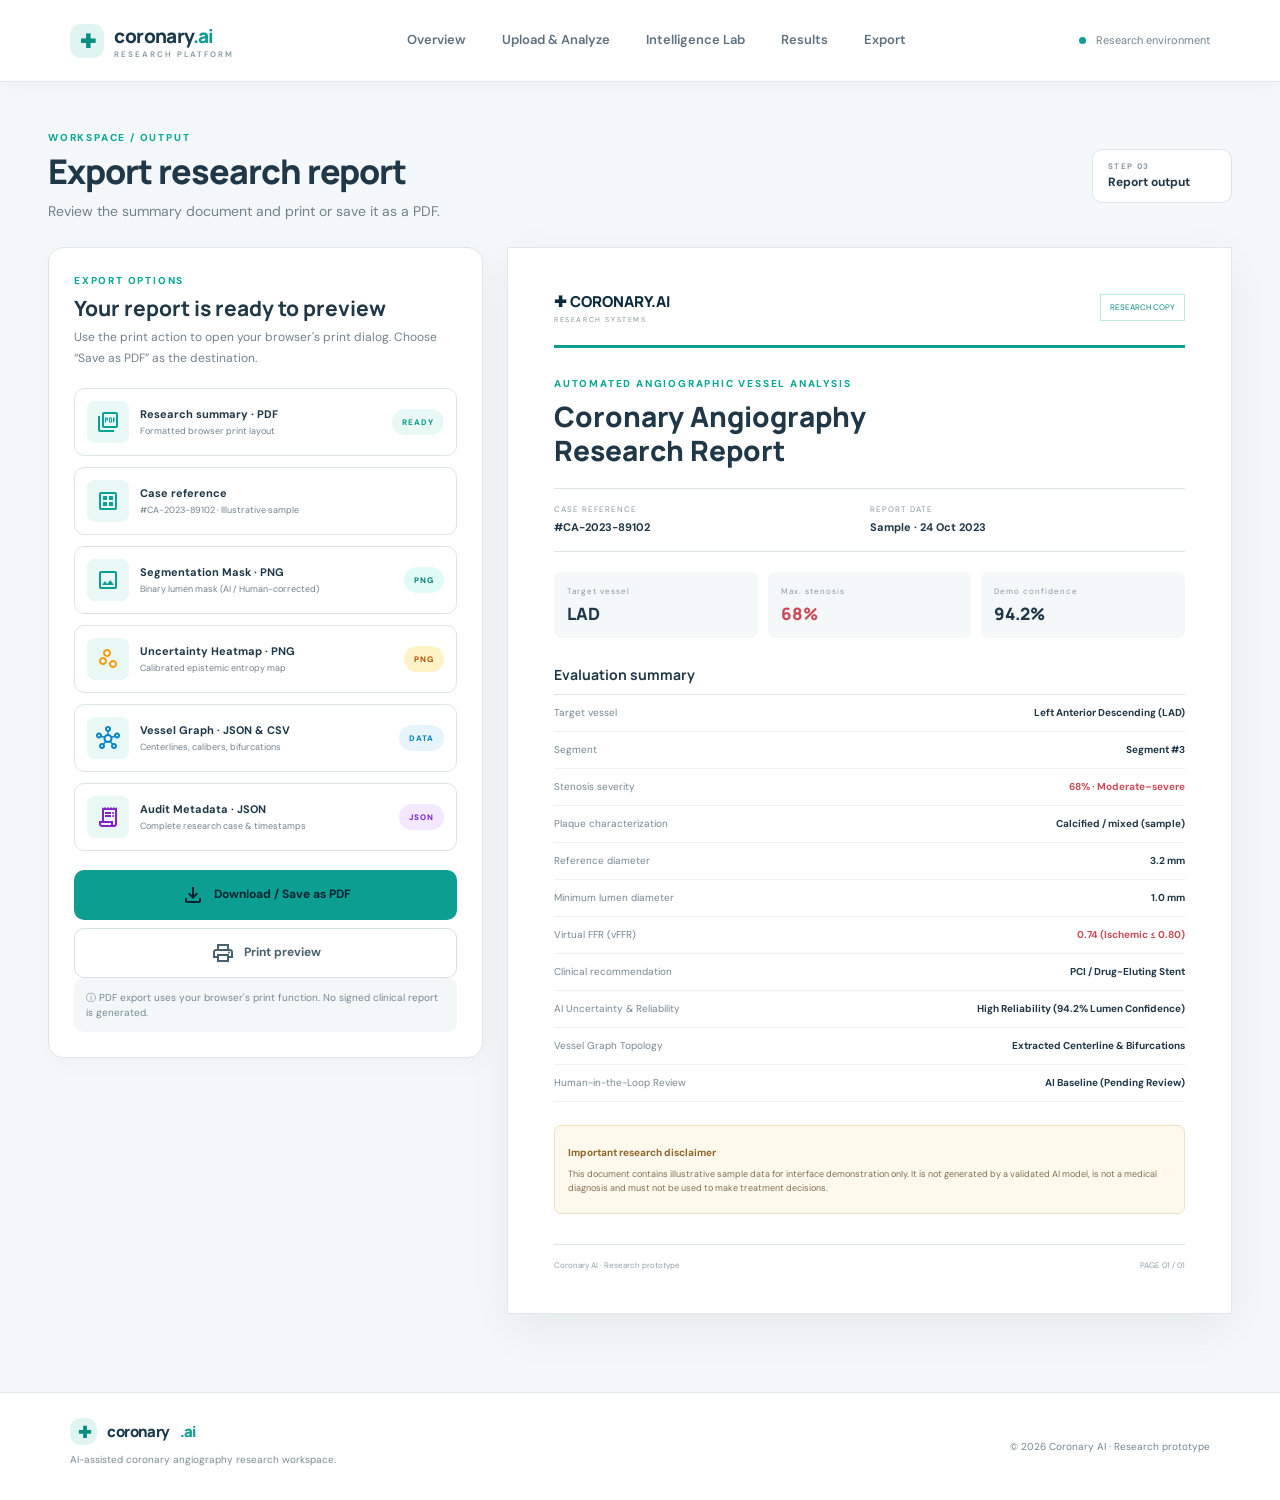
<file: Export.html>
<!doctype html>
<html lang="en">
  <head>
    <meta charset="utf-8" />
    <meta name="viewport" content="width=device-width,initial-scale=1" />
    <meta name="theme-color" content="#071b2a" />
    <title>Export Report | Coronary AI</title>
        <link rel="preconnect" href="https://fonts.googleapis.com" />
    <link rel="preconnect" href="https://fonts.gstatic.com" crossorigin />
    <link href="https://fonts.googleapis.com/css2?family=DM+Sans:wght@400;500;600;700&family=Manrope:wght@400;500;600;700;800&family=Material+Symbols+Outlined:opsz,wght,FILL,GRAD@20..48,100..700,0..1,-50..200" rel="stylesheet" />
    <link rel="stylesheet" href="style.css" />
    <style>
/* Embedded Core Theme Stylesheet */
:root {
  --ink: #10283a;
  --muted: #718394;
  --navy: #071b2a;
  --teal: #1bc7b3;
  --line: #dce6eb;
  --bg: #f3f7f9;
  --red: #c84c57;
  --shadow: 0 18px 50px #0b263712;
}
* {
  box-sizing: border-box;
}
body {
  margin: 0;
  background: var(--bg);
  color: var(--ink);
  font:
    15px/1.6 "DM Sans",
    sans-serif;
}
a {
  color: inherit;
  text-decoration: none;
}
button {
  font: inherit;
  cursor: pointer;
}
.material-symbols-outlined {
  vertical-align: middle;
}
.site-header {
  height: 82px;
  background: var(--navy);
  display: flex;
  align-items: center;
  padding: 0 max(calc((100vw - 1240px) / 2), 5.5%);
  gap: 35px;
  color: white;
  position: sticky;
  top: 0;
  z-index: 30;
}
.brand {
  display: flex;
  align-items: center;
  gap: 10px;
  font: 800 19px Manrope;
  letter-spacing: -0.6px;
}
.brand-mark {
  width: 34px;
  height: 34px;
  border-radius: 11px;
  background: var(--teal);
  color: var(--navy);
  display: grid;
  place-items: center;
}
.brand-light {
  color: var(--teal);
}
.brand small {
  display: block;
  font: 600 8px "DM Sans";
  letter-spacing: 2px;
  color: #8da4b2;
}
.site-nav {
  display: flex;
  gap: 8px;
  margin: auto;
}
.site-nav a {
  padding: 10px 14px;
  border-radius: 9px;
  color: #b7c6cf;
  font-size: 13px;
  font-weight: 600;
}
.site-nav a:hover,
.site-nav a[aria-current="page"] {
  background: #ffffff12;
  color: white;
}
.site-nav a[aria-current="page"] {
  box-shadow: inset 0 -2px var(--teal);
}
.header-status {
  font-size: 11px;
  color: #9bb0bb;
  white-space: nowrap;
}
.header-status i,
.eyebrow i {
  display: inline-block;
  width: 7px;
  height: 7px;
  border-radius: 50%;
  background: var(--teal);
  margin-right: 7px;
}
.menu-toggle {
  display: none;
}
.page-shell {
  max-width: 1240px;
  margin: auto;
  padding: 48px 28px 78px;
  min-height: calc(100vh - 160px);
}
.hero-grid {
  background: var(--navy);
  color: white;
  border-radius: 23px;
  padding: 62px;
  display: grid;
  grid-template-columns: 1fr 0.95fr;
  gap: 40px;
  align-items: center;
  overflow: hidden;
}
.eyebrow,
.panel-kicker {
  font-size: 10px;
  letter-spacing: 1.8px;
  font-weight: 800;
  color: #0aa797;
  display: block;
}
.hero-copy .eyebrow {
  color: var(--teal);
}
.hero-copy h1 {
  font: 800 clamp(38px, 5vw, 62px)/1.08 Manrope;
  letter-spacing: -2.5px;
  margin: 18px 0;
}
.hero-copy h1 span {
  color: var(--teal);
}
.hero-lead {
  color: #afc0ca;
  max-width: 520px;
  font-size: 16px;
}
.hero-actions {
  display: flex;
  gap: 12px;
  flex-wrap: wrap;
  margin: 28px 0;
}
.btn {
  display: inline-flex;
  justify-content: center;
  align-items: center;
  gap: 9px;
  border: 1px solid transparent;
  border-radius: 10px;
  padding: 12px 18px;
  font-weight: 700;
  font-size: 12px;
}
.btn-primary {
  background: var(--teal);
  color: #062331;
}
.btn-ghost {
  border-color: #cbd7dc;
  color: var(--ink);
  background: white;
}
.hero-copy .btn-ghost {
  background: transparent;
  color: white;
  border-color: #ffffff40;
}
.hero-note {
  color: #92a9b5;
  font-size: 11px;
}
.hero-visual {
  background: #0c2b3b;
  border: 1px solid #ffffff1c;
  border-radius: 17px;
  padding: 17px;
}
.visual-topline,
.visual-bottom {
  display: flex;
  justify-content: space-between;
  color: #91aab6;
  font-size: 8px;
  font-weight: 800;
  letter-spacing: 1px;
}
.live-tag {
  color: var(--teal);
}
.angiogram-art {
  height: 330px;
  margin: 14px 0;
  background: radial-gradient(ellipse, #31566a, #0a2434 75%);
  position: relative;
  overflow: hidden;
  border-radius: 9px;
}
.angiogram-art svg {
  position: absolute;
  width: 100%;
  height: 100%;
}
.scan-grid {
  position: absolute;
  inset: 0;
  background-image:
    linear-gradient(#b8d6e30b 1px, transparent 1px),
    linear-gradient(90deg, #b8d6e30b 1px, transparent 1px);
  background-size: 28px 28px;
}
.scan-label {
  position: absolute;
  color: #b7d2da;
  font-size: 8px;
  background: #061b2ac9;
  padding: 7px;
}
.label-a {
  left: 12px;
  top: 26%;
}
.label-b {
  right: 10px;
  bottom: 22%;
}
.visual-bottom {
  border-top: 1px solid #ffffff15;
  padding-top: 13px;
}
.metrics-strip {
  display: grid;
  grid-template-columns: repeat(4, 1fr);
  background: white;
  border: 1px solid var(--line);
  border-radius: 14px;
  margin: 22px 0 68px;
  box-shadow: var(--shadow);
}
.metrics-strip div {
  padding: 20px;
  display: flex;
  align-items: center;
  gap: 12px;
  border-right: 1px solid var(--line);
  font-size: 12px;
  font-weight: 700;
  color: #53697a;
}
.metrics-strip div:last-child {
  border: 0;
}
.metrics-strip b {
  font: 800 20px Manrope;
  color: #079d91;
}
.section-heading {
  display: flex;
  align-items: end;
  justify-content: space-between;
  gap: 24px;
  margin-bottom: 23px;
}
.section-heading h2,
.page-heading h1 {
  font: 800 31px/1.2 Manrope;
  letter-spacing: -1px;
  margin: 5px 0 0;
}
.section-heading p {
  max-width: 440px;
  color: var(--muted);
  font-size: 13px;
  margin: 0;
}
.feature-grid {
  display: grid;
  grid-template-columns: repeat(3, 1fr);
  gap: 17px;
}
.feature-card,
.panel {
  background: white;
  border: 1px solid var(--line);
  border-radius: 15px;
  padding: 25px;
  box-shadow: 0 6px 24px #102c3e08;
}
.feature-card {
  transition: 0.2s;
}
.feature-card:hover {
  transform: translateY(-4px);
  box-shadow: var(--shadow);
}
.feature-icon {
  width: 44px;
  height: 44px;
  display: grid;
  place-items: center;
  border-radius: 12px;
  background: #e8f7f5;
  color: #079d91;
  font-size: 24px;
  margin-bottom: 20px;
}
.feature-icon.teal {
  background: #e7f5f8;
}
.feature-icon.amber {
  background: #fff5e7;
  color: #bd8434;
}
.feature-card small {
  font-size: 9px;
  letter-spacing: 1.4px;
  color: #8a9aa6;
  font-weight: 800;
}
.feature-card h3 {
  font: 700 18px Manrope;
  margin: 8px 0;
}
.feature-card p {
  color: var(--muted);
  font-size: 13px;
  min-height: 60px;
}
.feature-card > b {
  color: #079d91;
  font-size: 12px;
}
.notice {
  display: flex;
  gap: 13px;
  padding: 16px 18px;
  border: 1px solid #cde8e4;
  background: #effaf8;
  border-radius: 11px;
  margin-top: 27px;
  color: #2d5f63;
}
.notice p {
  font-size: 12px;
  margin: 3px 0 0;
  color: #587a7e;
}
.notice b {
  font-size: 12px;
}
.notice-warning {
  background: #fff8ed;
  border-color: #f0dfc4;
  color: #725529;
  margin: 0 0 24px;
}
.notice-warning p {
  color: #806e50;
}
.page-heading {
  display: flex;
  justify-content: space-between;
  align-items: center;
  margin-bottom: 25px;
  gap: 20px;
}
.page-heading h1 {
  font-size: 34px;
}
.page-heading p {
  color: var(--muted);
  margin: 8px 0 0;
  font-size: 14px;
}
.step-chip {
  border: 1px solid var(--line);
  background: white;
  padding: 10px 15px;
  border-radius: 10px;
  display: flex;
  flex-direction: column;
  min-width: 140px;
}
.step-chip span {
  font-size: 8px;
  letter-spacing: 1.3px;
  color: #8b9aa5;
  font-weight: 800;
}
.step-chip b {
  font-size: 12px;
}
.upload-layout {
  display: grid;
  grid-template-columns: 1.6fr 0.8fr;
  gap: 20px;
}
.panel-heading {
  display: flex;
  justify-content: space-between;
  gap: 15px;
  margin-bottom: 20px;
}
.panel-heading h2,
.side-panel h2,
.export-controls h2 {
  font: 750 19px Manrope;
  margin: 5px 0;
}
.panel-heading p,
.muted {
  font-size: 12px;
  color: var(--muted);
  margin: 0;
}
.panel-symbol {
  color: #94aab4;
}
.drop-zone {
  border: 1.5px dashed #9ccac5;
  border-radius: 13px;
  background: #f5fbfa;
  text-align: center;
  padding: 32px 18px;
}
.drop-zone.drag-active {
  background: #e1f7f3;
  border-color: #079d91;
}
.upload-cloud {
  width: 52px;
  height: 52px;
  margin: auto auto 10px;
  background: #dff5f1;
  border-radius: 15px;
  display: grid;
  place-items: center;
  color: #079d91;
  font-size: 27px;
}
.drop-zone h3 {
  font: 700 16px Manrope;
  margin: 5px;
}
.drop-zone p {
  font-size: 12px;
  color: var(--muted);
  margin: 4px 0 15px;
}
.file-support {
  display: flex;
  justify-content: center;
  gap: 7px;
  flex-wrap: wrap;
  margin-top: 17px;
}
.file-support span {
  font-size: 8px;
  font-weight: 800;
  color: #748895;
  background: white;
  border: 1px solid var(--line);
  padding: 5px 8px;
  border-radius: 5px;
}
.empty-preview,
.file-card {
  margin-top: 15px;
  border: 1px solid var(--line);
  border-radius: 10px;
  padding: 13px;
  display: flex;
  align-items: center;
  gap: 12px;
}
.empty-preview > .material-symbols-outlined {
  font-size: 27px;
  color: #9aadb8;
}
.empty-preview b,
.file-info > b {
  font-size: 12px;
}
.empty-preview p,
.file-info p {
  font-size: 11px;
  color: var(--muted);
  margin: 2px 0;
}
.file-thumb {
  width: 74px;
  height: 65px;
  background: #0b2638;
  border-radius: 8px;
  overflow: hidden;
  flex-shrink: 0;
}
.file-thumb img {
  width: 100%;
  height: 100%;
  object-fit: cover;
}
.file-info {
  flex: 1;
  min-width: 0;
}
.file-info > b {
  display: block;
  overflow-wrap: anywhere;
}
.file-meta {
  display: flex;
  gap: 13px;
  font-size: 10px;
  color: #79909e;
}
.icon-btn {
  border: 0;
  background: #f0f4f6;
  border-radius: 8px;
  width: 30px;
  height: 30px;
}
.upload-actions {
  display: flex;
  gap: 10px;
  margin-top: 17px;
}
.btn:disabled {
  opacity: 0.4;
  cursor: not-allowed;
}
.check-list {
  list-style: none;
  padding: 0;
  margin: 20px 0;
}
.check-list li {
  display: flex;
  gap: 12px;
  padding: 13px 0;
  border-bottom: 1px solid #edf1f3;
}
.check-list li > b {
  color: #16a999;
}
.check-list strong {
  font-size: 12px;
}
.check-list p {
  font-size: 11px;
  color: var(--muted);
  margin: 2px 0;
}
.privacy-note {
  background: #f4f7f8;
  padding: 12px;
  border-radius: 9px;
  color: #748893;
  font-size: 10px;
  line-height: 1.5;
}
.error-banner {
  display: flex;
  gap: 10px;
  padding: 12px;
  background: #fff0f0;
  border: 1px solid #f2c9cb;
  color: #a33d48;
  border-radius: 9px;
  margin-top: 14px;
  font-size: 12px;
}
.error-banner p {
  margin: 0;
}
.progress-panel {
  margin-top: 20px;
}
.progress-head {
  display: flex;
  justify-content: space-between;
}
.progress-head h2 {
  font: 700 18px Manrope;
  margin: 4px 0;
}
.progress-head > strong {
  color: #079d91;
  font: 800 20px Manrope;
}
.progress-track,
.confidence-track {
  height: 7px;
  background: #eaf0f2;
  border-radius: 20px;
  overflow: hidden;
  margin: 16px 0 22px;
}
.progress-track > div {
  height: 100%;
  width: 0;
  background: var(--teal);
  transition: width 0.2s;
}
.pipeline-steps {
  display: grid;
  grid-template-columns: repeat(3, 1fr);
  gap: 15px;
}
.pipeline-steps > div {
  display: flex;
  gap: 9px;
  opacity: 0.3;
}
.pipeline-steps i {
  font-style: normal;
  background: #e6f5f2;
  color: #079d91;
  width: 27px;
  height: 27px;
  border-radius: 8px;
  display: grid;
  place-items: center;
  font-size: 10px;
}
.pipeline-steps b {
  font-size: 11px;
}
.pipeline-steps p {
  font-size: 10px;
  color: var(--muted);
  margin: 3px 0;
}
.results-grid {
  display: grid;
  grid-template-columns: 1.35fr 0.8fr;
  gap: 20px;
}
.viewer-badge,
.ready-pill {
  font-size: 8px;
  font-weight: 800;
  letter-spacing: 1px;
  color: #0b9b8d;
  background: #e8f8f5;
  border-radius: 30px;
  padding: 7px 10px;
}
.viewer-toolbar {
  display: flex;
  justify-content: space-between;
  gap: 10px;
  margin-bottom: 12px;
}
.mode-switch,
.zoom-tools {
  display: flex;
  background: #f0f4f6;
  border-radius: 8px;
  padding: 3px;
}
.mode-switch button,
.zoom-tools button {
  border: 0;
  background: transparent;
  color: #718390;
  border-radius: 6px;
  padding: 7px 10px;
  font-size: 10px;
  font-weight: 700;
}
.mode-switch button.visual-mode-active {
  background: white;
  color: #078f84;
  box-shadow: 0 1px 4px #0001;
}
.zoom-tools {
  border: 1px solid var(--line);
  background: white;
}
.zoom-tools button {
  font-size: 13px;
}
.vessel-canvas {
  position: relative;
  aspect-ratio: 1.22/1;
  background: #071d2c;
  border-radius: 10px;
  overflow: hidden;
}
.vessel-layer {
  position: absolute;
  inset: 0;
  transition: transform 0.2s;
  background-position: center;
  background-repeat: no-repeat;
  background-size: cover;
}
.vessel-base {
  background-color: #0c1a24;
  background-size: contain;
  background-position: center;
  background-repeat: no-repeat;
}
.vessel-base:after {
  display: none !important;
  content: none !important;
}
.vessel-mask {
  position: absolute;
  inset: 0;
  pointer-events: none;
  background-size: contain !important;
  background-position: center !important;
  background-repeat: no-repeat !important;
  filter: drop-shadow(0 0 6px rgba(0, 235, 220, 0.75));
  transition: opacity 0.2s ease;
}
.canvas-tag {
  position: absolute;
  bottom: 12px;
  left: 13px;
  background: #061722c9;
  color: #b5d2da;
  font-size: 8px;
  padding: 6px;
}
.viewer-foot {
  display: flex;
  gap: 15px;
  align-items: center;
  margin-top: 11px;
  font-size: 9px;
  color: #718390;
}
.text-button {
  border: 0;
  background: none;
  color: #0c9c90;
  font-weight: 700;
  font-size: 10px;
  margin-left: auto;
}
.finding-highlight {
  background: var(--navy);
  border-radius: 11px;
  padding: 18px;
  color: white;
  display: flex;
  flex-direction: column;
  margin-bottom: 14px;
}
.finding-highlight span {
  font-size: 9px;
  letter-spacing: 1.5px;
  color: #91aab6;
}
.finding-highlight strong {
  font: 800 42px Manrope;
  color: var(--teal);
}
.finding-highlight strong small {
  font-size: 20px;
}
.finding-highlight em {
  font-size: 10px;
  color: #a9bac4;
  font-style: normal;
}
.metric-row {
  display: flex;
  justify-content: space-between;
  padding: 11px 0;
  border-bottom: 1px solid #edf1f3;
}
.metric-row div {
  display: flex;
  flex-direction: column;
}
.metric-row span {
  font-size: 10px;
  color: #80929e;
}
.metric-row b {
  font-size: 11px;
}
.text-danger {
  color: var(--red) !important;
}
.text-warning {
  color: #d97706 !important;
}
.text-success {
  color: #059669 !important;
}
.text-info {
  color: #0284c7 !important;
}
.backend-status-badge {
  display: inline-flex;
  align-items: center;
  gap: 6px;
  font-size: 11px;
  padding: 4px 10px;
  border-radius: 999px;
  font-weight: 600;
  margin-top: 8px;
}
.backend-status-online {
  background: #ecfdf5;
  color: #065f46;
  border: 1px solid #a7f3d0;
}
.backend-status-offline {
  background: #fef2f2;
  color: #991b1b;
  border: 1px solid #fecaca;
}
.sample-btn-group {
  display: flex;
  gap: 8px;
  flex-wrap: wrap;
  margin-top: 10px;
}
.sample-chip-btn {
  background: #f0f7f9;
  border: 1px solid #b7d6df;
  padding: 6px 12px;
  border-radius: 6px;
  font-size: 12px;
  font-weight: 600;
  color: #084050;
  cursor: pointer;
  display: inline-flex;
  align-items: center;
  gap: 5px;
  transition: all 0.15s ease;
}
.sample-chip-btn:hover {
  background: #084050;
  color: #ffffff;
  border-color: #084050;
}
.confidence-card {
  background: #f5f9fa;
  padding: 12px;
  border-radius: 9px;
  margin: 14px 0;
}
.confidence-card > div:first-child {
  display: flex;
  justify-content: space-between;
  font-size: 10px;
  font-weight: 700;
}
.confidence-card b {
  color: #079d91;
}
.confidence-track {
  height: 5px;
  margin: 8px 0;
}
.confidence-track i {
  display: block;
  width: 94.2%;
  height: 100%;
  background: var(--teal);
}
.confidence-card small {
  font-size: 9px;
  color: #8999a3;
}
.btn-full {
  width: 100%;
  margin-top: 8px;
}
.compact-heading {
  margin: 32px 0 12px;
}
.compact-heading h2 {
  font-size: 22px;
}
.muted-label {
  font-size: 9px;
  color: #8798a3;
  font-weight: 800;
}
.segment-card {
  display: flex;
  align-items: center;
  gap: 17px;
  padding: 17px 20px;
  background: white;
  border: 1px solid var(--line);
  border-radius: 11px;
}
.segment-number {
  width: 42px;
  height: 42px;
  border-radius: 10px;
  background: #fff3e7;
  color: #bd8434;
  display: grid;
  place-items: center;
  font: 800 16px Manrope;
}
.segment-description {
  flex: 1;
}
.segment-description b {
  font-size: 12px;
}
.segment-description p {
  font-size: 11px;
  color: var(--muted);
  margin: 3px 0;
}
.segment-value {
  text-align: right;
  display: flex;
  flex-direction: column;
}
.segment-value strong {
  font: 800 22px Manrope;
  color: var(--red);
}
.segment-value span {
  font-size: 9px;
  color: var(--muted);
}
.export-layout {
  display: grid;
  grid-template-columns: 0.75fr 1.25fr;
  gap: 24px;
  align-items: start;
}
.export-controls {
  position: sticky;
  top: 105px;
}
.export-controls h2 {
  font-size: 21px;
}
.export-controls > .muted {
  line-height: 1.7;
  margin-bottom: 20px;
}
.export-option {
  display: flex;
  align-items: center;
  gap: 11px;
  border: 1px solid var(--line);
  border-radius: 10px;
  padding: 12px;
  margin: 11px 0;
}
.export-option > .material-symbols-outlined {
  color: #0aa294;
  background: #e9f8f5;
  padding: 9px;
  border-radius: 8px;
}
.export-option div {
  display: flex;
  flex-direction: column;
  flex: 1;
}
.export-option b {
  font-size: 11px;
}
.export-option small {
  font-size: 9px;
  color: var(--muted);
}
.report-paper {
  background: white;
  border: 1px solid #e0e6e9;
  box-shadow: 0 15px 45px #0d2b3c12;
  padding: 42px 46px;
  min-height: 700px;
}
.paper-top {
  display: flex;
  justify-content: space-between;
  align-items: center;
}
.paper-logo {
  font: 800 15px Manrope;
  color: #0b2a3b;
}
.paper-top small {
  display: block;
  color: #82939c;
  font-size: 7px;
  letter-spacing: 1.6px;
}
.paper-status {
  font-size: 8px;
  color: #078f84;
  border: 1px solid #bce8e1;
  padding: 6px 9px;
}
.paper-rule {
  height: 3px;
  background: var(--teal);
  margin: 20px 0 28px;
}
.report-paper h2 {
  font: 800 28px/1.2 Manrope;
  margin: 8px 0 20px;
}
.paper-meta {
  display: grid;
  grid-template-columns: 1fr 1fr;
  border-block: 1px solid var(--line);
  padding: 14px 0;
  margin: 20px 0;
}
.paper-meta div,
.paper-stat-grid div {
  display: flex;
  flex-direction: column;
  gap: 4px;
}
.paper-meta small,
.paper-stat-grid small {
  font-size: 8px;
  color: #8999a3;
  letter-spacing: 1px;
}
.paper-meta b {
  font-size: 11px;
}
.paper-stat-grid {
  display: grid;
  grid-template-columns: repeat(3, 1fr);
  gap: 10px;
}
.paper-stat-grid div {
  padding: 13px;
  background: #f4f8f9;
  border-radius: 7px;
}
.paper-stat-grid b {
  font: 800 17px Manrope;
}
.report-paper h3 {
  font: 700 14px Manrope;
  margin: 27px 0 10px;
}
.paper-table {
  border-top: 1px solid var(--line);
}
.paper-table div {
  display: flex;
  justify-content: space-between;
  gap: 15px;
  padding: 10px 0;
  border-bottom: 1px solid #edf1f3;
  font-size: 10px;
}
.paper-table span {
  color: #758793;
}
.paper-table b {
  text-align: right;
}
.paper-disclaimer {
  background: #fff8ed;
  border: 1px solid #f0dfc4;
  border-radius: 7px;
  padding: 13px;
  margin-top: 23px;
}
.paper-disclaimer b {
  font-size: 10px;
  color: #8d652c;
}
.paper-disclaimer p {
  font-size: 9px;
  color: #806e50;
  margin: 4px 0;
}
.paper-footer {
  display: flex;
  justify-content: space-between;
  border-top: 1px solid var(--line);
  padding-top: 14px;
  margin-top: 30px;
  color: #91a0a8;
  font-size: 8px;
}
.site-footer {
  background: var(--navy);
  color: #8fa4af;
  padding: 25px max(calc((100vw - 1240px) / 2), 5.5%);
  display: flex;
  justify-content: space-between;
  align-items: center;
  gap: 20px;
}
.footer-brand {
  color: white;
  font-size: 15px;
}
.footer-brand .brand-mark {
  width: 27px;
  height: 27px;
  font-size: 16px;
}
.site-footer p {
  font-size: 10px;
  margin: 7px 0;
}
.site-footer > span {
  font-size: 10px;
}
.hidden {
  display: none !important;
}
@media (max-width: 900px) {
  .site-header {
    padding: 0 22px;
    gap: 18px;
  }
  .header-status {
    display: none;
  }
  .hero-grid {
    padding: 42px 32px;
    grid-template-columns: 1fr 1fr;
  }
  .upload-layout,
  .results-grid {
    grid-template-columns: 1fr;
  }
  .export-layout {
    grid-template-columns: 1fr;
  }
  .export-controls {
    position: static;
  }
}
@media (max-width: 650px) {
  .site-header {
    height: 70px;
    padding: 0 17px;
  }
  .menu-toggle {
    display: block;
    background: none;
    border: 0;
    color: white;
    margin-left: auto;
  }
  .site-nav {
    display: none;
    position: absolute;
    top: 70px;
    left: 0;
    right: 0;
    background: #0d2b3c;
    padding: 12px 18px;
    flex-direction: column;
    align-items: stretch;
  }
  .site-nav.mobile-nav-open {
    display: flex;
  }
  .page-shell {
    padding: 28px 15px 50px;
  }
  .hero-grid {
    padding: 32px 21px;
    grid-template-columns: 1fr;
    gap: 24px;
  }
  .hero-copy h1 {
    font-size: 41px;
  }
  .angiogram-art {
    height: 250px;
  }
  .metrics-strip {
    grid-template-columns: 1fr 1fr;
    margin-bottom: 48px;
  }
  .metrics-strip div {
    padding: 15px 10px;
  }
  .metrics-strip div:nth-child(2) {
    border-right: 0;
  }
  .metrics-strip div:nth-child(-n + 2) {
    border-bottom: 1px solid var(--line);
  }
  .section-heading,
  .page-heading {
    align-items: flex-start;
    flex-direction: column;
  }
  .section-heading h2 {
    font-size: 26px;
  }
  .feature-grid {
    grid-template-columns: 1fr;
  }
  .feature-card p {
    min-height: 0;
  }
  .page-heading h1 {
    font-size: 29px;
  }
  .panel {
    padding: 18px;
  }
  .upload-actions {
    flex-direction: column;
    align-items: stretch;
  }
  .pipeline-steps {
    grid-template-columns: 1fr;
  }
  .viewer-toolbar {
    align-items: flex-start;
    flex-direction: column;
  }
  .mode-switch {
    width: 100%;
  }
  .mode-switch button {
    flex: 1;
  }
  .viewer-foot {
    flex-wrap: wrap;
  }
  .segment-card {
    align-items: flex-start;
    flex-wrap: wrap;
  }
  .segment-description {
    min-width: calc(100% - 65px);
  }
  .segment-value {
    margin-left: 59px;
    text-align: left;
  }
  .report-paper {
    padding: 24px 18px;
  }
  .report-paper h2 {
    font-size: 23px;
  }
  .paper-table div {
    font-size: 9px;
  }
  .site-footer {
    padding: 22px 17px;
    flex-direction: column;
    align-items: flex-start;
  }
  .export-controls {
    padding: 19px;
  }
}
@media print {
  body {
    background: white;
  }
  .site-header,
  .site-footer,
  .page-heading,
  .notice,
  .export-controls {
    display: none !important;
  }
  .page-shell {
    padding: 0;
    max-width: none;
  }
  .export-layout {
    display: block;
  }
  .report-paper {
    box-shadow: none;
    border: 0;
    padding: 10mm;
    max-width: none;
  }
  .paper-disclaimer {
    break-inside: avoid;
  }
  @page {
    margin: 12mm;
  }
}

/* LIGHT CLINICAL THEME — overrides the previous dark concept */
:root {
  --ink: #203747;
  --muted: #71818d;
  --navy: #ffffff;
  --navy2: #f3f7f8;
  --teal: #0b9e91;
  --teal-dark: #087f77;
  --pale: #e8f7f5;
  --line: #dce5e9;
  --paper: #fff;
  --bg: #f5f8fa;
  --shadow: 0 14px 38px rgba(29, 58, 74, 0.07);
}
body {
  background: #f5f8fa;
  color: #203747;
}
.site-header {
  background: #fff;
  color: #203747;
  border-bottom: 1px solid #e2e9ed;
  box-shadow: 0 3px 16px #1733480a;
}
.brand {
  color: #19384b;
}
.brand small {
  color: #8798a2;
}
.brand-mark {
  background: #e0f5f1;
  color: #078f83;
}
.brand-light {
  color: #0a9b8e;
}
.site-nav a {
  color: #5e7180;
}
.site-nav a:hover,
.site-nav a[aria-current="page"] {
  background: #eaf7f5;
  color: #087f77;
}
.header-status {
  color: #70838e;
}
.hero-grid {
  background: #fff;
  color: #203747;
  border: 1px solid #e0e9ed;
  box-shadow: var(--shadow);
}
.hero-grid:before {
  border-color: #0b9e9112;
}
.hero-copy h1 {
  color: #17364a;
}
.hero-copy h1 span {
  color: #0b9e91;
}
.hero-lead {
  color: #627987;
}
.btn-ghost {
  border-color: #d4e0e5;
  color: #49616f;
}
.hero-note {
  color: #718792;
}
.hero-visual {
  background: #f8fbfc;
  border-color: #dfe8ec;
  box-shadow: none;
}
.visual-topline,
.visual-bottom {
  color: #6e8491;
}
.live-tag {
  color: #078f83;
}
.angiogram-art {
  background: #e8edf0;
}
.scan-label {
  background: #ffffffeb;
  color: #365364;
  border-color: #d9e3e8;
}
.scan-cross {
  border-color: #0b9e91;
  box-shadow: 0 0 0 7px #0b9e9120;
}
.visual-bottom {
  border-color: #dce5e9;
}
.metrics-strip {
  box-shadow: 0 8px 24px #1b3a4b08;
}
.site-footer {
  background: #fff;
  color: #728590;
  border-top: 1px solid #e0e8ec;
}
.footer-brand {
  color: #19384b;
}
.site-footer p {
  color: #788b96;
}
.menu-toggle {
  color: #24475a;
}
.real-angiogram-card {
  padding: 16px;
}
.angiogram-photo-wrap {
  height: 340px;
  margin: 14px 0;
  background: #edf1f3;
  border-radius: 10px;
  overflow: hidden;
  display: flex;
  align-items: center;
  justify-content: center;
}
.angiogram-photo-wrap img {
  width: 100%;
  height: 100%;
  object-fit: contain;
  background: #111;
}
.real-angiogram-card .visual-bottom a {
  color: #078f83;
  text-decoration: underline;
  text-underline-offset: 3px;
}
.hero-grid {
  grid-template-columns: 1fr 1fr;
}
.hero-visual {
  min-width: 0;
}
.vessel-canvas {
  background: #08141f !important;
  position: relative;
}
.roi-marker {
  position: absolute;
  transform: translate(-50%, -50%);
  border: 2.5px solid #ffb45e !important;
  border-radius: 50% !important;
  box-shadow: 0 0 0 4px rgba(255, 180, 94, 0.35), 0 0 12px rgba(255, 180, 94, 0.75) !important;
  pointer-events: none;
  display: none;
  z-index: 10;
}
.roi-marker::after {
  content: "";
  position: absolute;
  top: 50%;
  left: 50%;
  width: 6px;
  height: 6px;
  background: #ffb45e;
  border-radius: 50%;
  transform: translate(-50%, -50%);
}
.canvas-tag {
  background: #ffffffed;
  color: #344e5c;
}
.image-attribution {
  font-size: 9px;
  color: #81919b;
  margin: 9px 0 0;
}
.image-attribution a {
  color: #078f83;
  text-decoration: underline;
}
.mode-switch button.visual-mode-active {
  color: #087f77;
}
.finding-highlight {
  background: #eaf7f5;
  color: #203747;
  border: 1px solid #d4eeea;
}
.finding-highlight span {
  color: #64817f;
}
.finding-highlight strong {
  color: #087f77;
}
.finding-highlight em {
  color: #6e838d;
}
.progress-track > div {
  background: #0b9e91;
}
.reference-image {
  display: flex;
  gap: 12px;
  align-items: center;
  border: 1px solid var(--line);
  border-radius: 11px;
  padding: 10px;
  margin-top: 14px;
  background: #fff;
}
.reference-image img {
  width: 92px;
  height: 72px;
  object-fit: cover;
  border-radius: 7px;
  background: #111;
}
.reference-image b {
  font-size: 11px;
}
.reference-image p {
  font-size: 10px;
  color: var(--muted);
  margin: 2px 0;
}
.reference-image a {
  font-size: 10px;
  color: #087f77;
  text-decoration: underline;
}
@media (max-width: 650px) {
  .site-nav {
    background: #fff;
    box-shadow: 0 15px 20px #17334818;
  }
  .hero-grid {
    grid-template-columns: 1fr;
  }
  .angiogram-photo-wrap {
    height: 250px;
  }
  .real-angiogram-card .visual-bottom {
    font-size: 7px;
  }
}
@media print {
  .site-header,
  .site-footer {
    display: none !important;
  }
}

    </style>
    <script src="default_lab_case.js"></script>
    <script defer src="main.js"></script>
  </head>
  <body data-page="export">
    <header class="site-header">
      <a class="brand" href="index.html"
        ><span class="brand-mark">✚</span
        ><span
          >coronary<span class="brand-light">.ai</span
          ><small>RESEARCH PLATFORM</small></span
        ></a
      ><button class="menu-toggle" aria-label="Toggle navigation">
        <span class="material-symbols-outlined">menu</span>
      </button>
                        <nav class="site-nav">
        <a href="index.html">Overview</a>
        <a href="UploadandAnalysis.html">Upload &amp; Analyze</a>
        <a href="IntelligenceLab.html">Intelligence Lab</a>
        <a href="Report.html">Results</a>
        <a href="Export.html">Export</a>
      </nav>
      <div class="header-status"><i></i> Research environment</div>
    </header>
    <main class="page-shell">
      <div class="page-heading">
        <div>
          <div class="eyebrow">WORKSPACE / OUTPUT</div>
          <h1>Export research report</h1>
          <p>Review the summary document and print or save it as a PDF.</p>
        </div>
        <div class="step-chip"><span>STEP 03</span><b>Report output</b></div>
      </div>
      <div class="export-layout">
        <section class="panel export-controls">
          <span class="panel-kicker">EXPORT OPTIONS</span>
          <h2>Your report is ready to preview</h2>
          <p class="muted">
            Use the print action to open your browser's print dialog. Choose
            “Save as PDF” as the destination.
          </p>
          <div class="export-option">
            <span class="material-symbols-outlined">picture_as_pdf</span>
            <div>
              <b>Research summary · PDF</b
              ><small>Formatted browser print layout</small>
            </div>
            <span class="ready-pill">READY</span>
          </div>
          <div class="export-option">
            <span class="material-symbols-outlined">dataset</span>
            <div>
              <b>Case reference</b
              ><small id="export-case-ref-desc">#CA-2023-89102 · Illustrative sample</small>
            </div>
          </div>
          <div class="export-option" style="cursor: pointer;" id="export-btn-mask">
            <span class="material-symbols-outlined" style="color:var(--teal)">image</span>
            <div>
              <b>Segmentation Mask · PNG</b
              ><small>Binary lumen mask (AI / Human-corrected)</small>
            </div>
            <span class="ready-pill" style="background:#e0fbf7;color:#087f77;">PNG</span>
          </div>
          <div class="export-option" style="cursor: pointer;" id="export-btn-unc">
            <span class="material-symbols-outlined" style="color:#f59e0b">scatter_plot</span>
            <div>
              <b>Uncertainty Heatmap · PNG</b
              ><small>Calibrated epistemic entropy map</small>
            </div>
            <span class="ready-pill" style="background:#fef3c7;color:#b45309;">PNG</span>
          </div>
          <div class="export-option" style="cursor: pointer;" id="export-btn-graph">
            <span class="material-symbols-outlined" style="color:#0284c7">hub</span>
            <div>
              <b>Vessel Graph · JSON &amp; CSV</b
              ><small>Centerlines, calibers, bifurcations</small>
            </div>
            <span class="ready-pill" style="background:#e8f4fc;color:#0284c7;">DATA</span>
          </div>
          <div class="export-option" style="cursor: pointer;" id="export-btn-audit">
            <span class="material-symbols-outlined" style="color:#7e22ce">receipt_long</span>
            <div>
              <b>Audit Metadata · JSON</b
              ><small>Complete research case &amp; timestamps</small>
            </div>
            <span class="ready-pill" style="background:#f3e8ff;color:#7e22ce;">JSON</span>
          </div>
          <button
            class="btn btn-primary btn-full"
            onclick="window.print()"
            type="button"
          >
            <span class="material-symbols-outlined">download</span> Download /
            Save as PDF</button
          ><button
            class="btn btn-ghost btn-full"
            onclick="window.print()"
            type="button"
          >
            <span class="material-symbols-outlined">print</span> Print preview
          </button>
          <div class="privacy-note">
            ⓘ PDF export uses your browser's print function. No signed clinical
            report is generated.
          </div>
        </section>
        <section class="report-paper">
          <div class="paper-top">
            <div>
              <span class="paper-logo">✚ CORONARY.AI</span
              ><small>RESEARCH SYSTEMS</small>
            </div>
            <span class="paper-status">RESEARCH COPY</span>
          </div>
          <div class="paper-rule"></div>
          <span class="panel-kicker"
            >AUTOMATED ANGIOGRAPHIC VESSEL ANALYSIS</span
          >
          <h2>Coronary Angiography<br />Research Report</h2>
          <div class="paper-meta">
            <div><small>CASE REFERENCE</small><b>#CA-2023-89102</b></div>
            <div><small>REPORT DATE</small><b>Sample · 24 Oct 2023</b></div>
          </div>
          <div class="paper-stat-grid">
            <div><small>Target vessel</small><b>LAD</b></div>
            <div>
              <small>Max. stenosis</small><b class="text-danger">68%</b>
            </div>
            <div><small>Demo confidence</small><b>94.2%</b></div>
          </div>
          <h3>Evaluation summary</h3>
          <div class="paper-table">
            <div>
              <span>Target vessel</span><b>Left Anterior Descending (LAD)</b>
            </div>
            <div><span>Segment</span><b>Segment #3</b></div>
            <div>
              <span>Stenosis severity</span
              ><b class="text-danger">68% · Moderate–severe</b>
            </div>
            <div>
              <span>Plaque characterization</span
              ><b>Calcified / mixed (sample)</b>
            </div>
            <div><span>Reference diameter</span><b>3.2 mm</b></div>
            <div><span>Minimum lumen diameter</span><b>1.0 mm</b></div>
            <div><span>Virtual FFR (vFFR)</span><b class="text-danger">0.74 (Ischemic &le; 0.80)</b></div>
            <div><span>Clinical recommendation</span><b id="paper-rec">PCI / Drug-Eluting Stent</b></div>
            <div><span>AI Uncertainty &amp; Reliability</span><b id="paper-unc">High Reliability (94.2% Lumen Confidence)</b></div>
            <div><span>Vessel Graph Topology</span><b id="paper-graph">Extracted Centerline &amp; Bifurcations</b></div>
            <div><span>Human-in-the-Loop Review</span><b id="paper-human-review">AI Baseline (Pending Review)</b></div>
          </div>
          <div class="paper-disclaimer">
            <b>Important research disclaimer</b>
            <p>
              This document contains illustrative sample data for interface
              demonstration only. It is not generated by a validated AI model,
              is not a medical diagnosis and must not be used to make treatment
              decisions.
            </p>
          </div>
          <div class="paper-footer">
            <span>Coronary AI · Research prototype</span
            ><span>PAGE 01 / 01</span>
          </div>
        </section>
      </div>
    </main>
    <footer class="site-footer">
      <div>
        <a class="brand footer-brand" href="index.html"
          ><span class="brand-mark">✚</span>coronary<span class="brand-light"
            >.ai</span
          ></a
        >
        <p>AI-assisted coronary angiography research workspace.</p>
      </div>
      <span>© 2026 Coronary AI · Research prototype</span>
    </footer>
  </body>
</html>
</file>
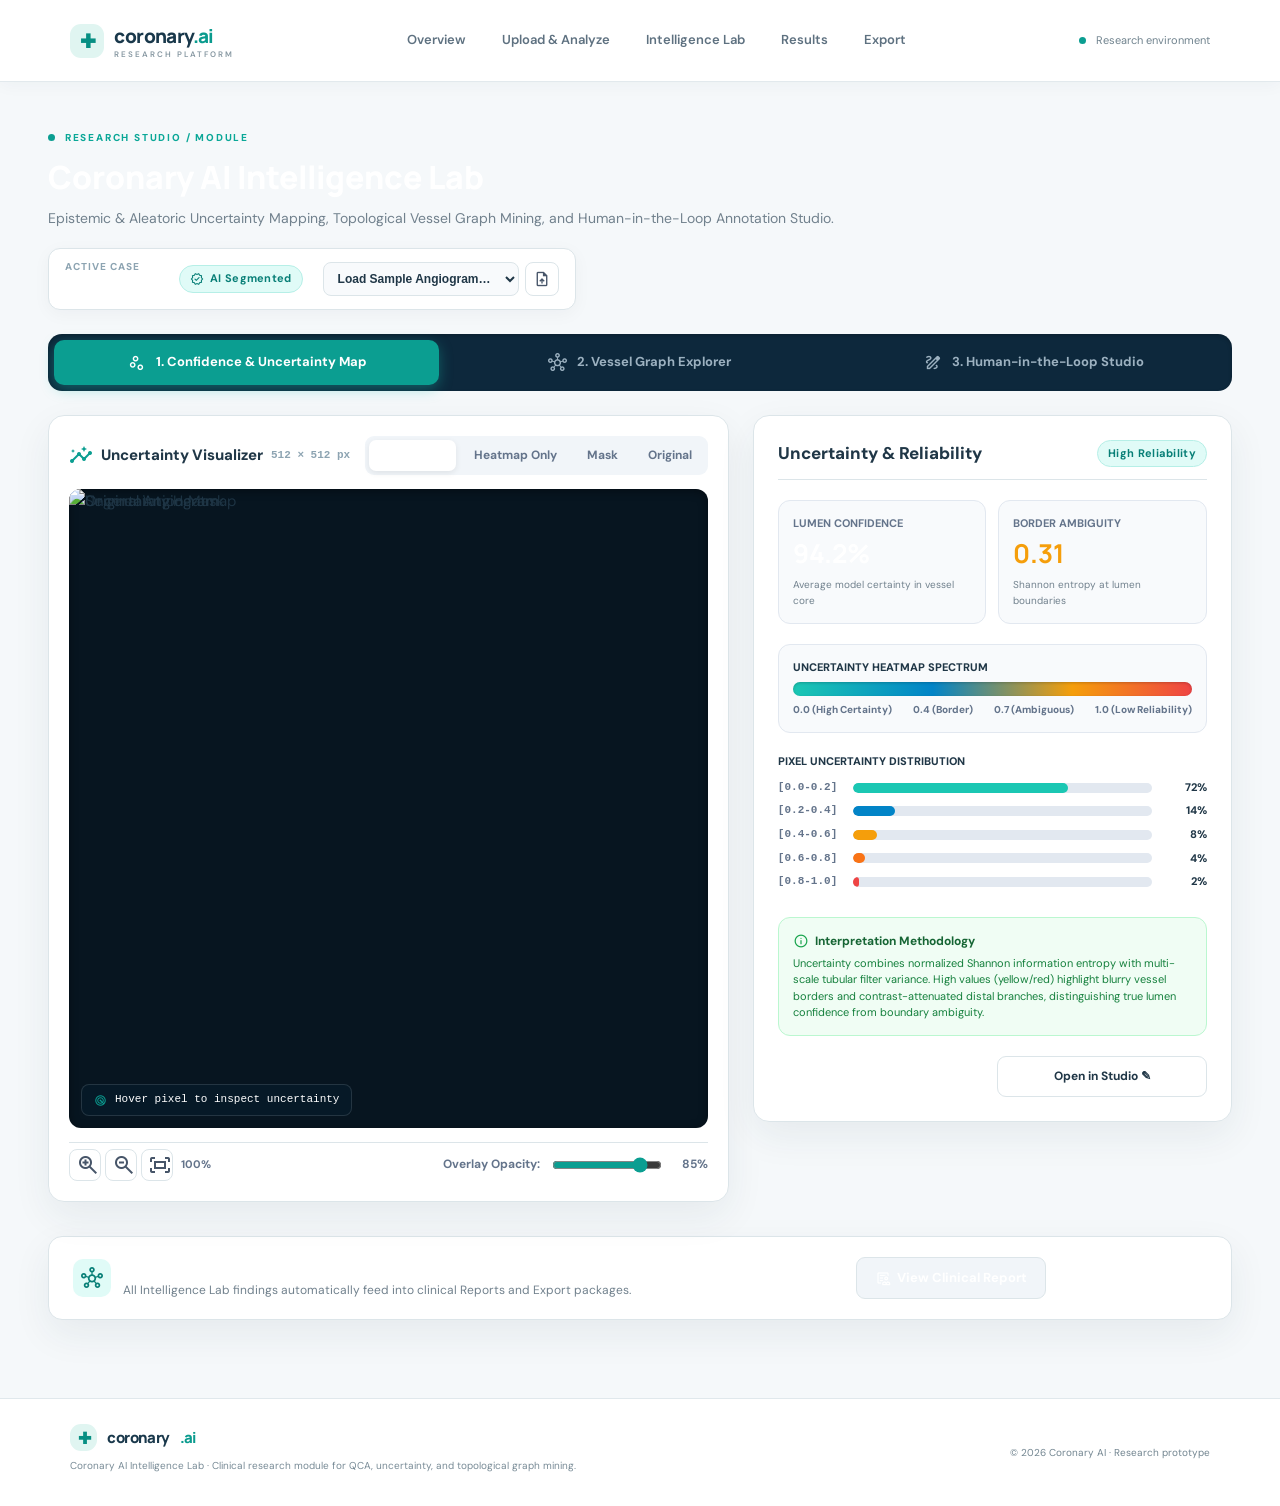
<file: IntelligenceLab.html>
<!doctype html>
<html lang="en">
  <head>
    <meta charset="utf-8" />
    <meta name="viewport" content="width=device-width,initial-scale=1" />
    <meta name="theme-color" content="#071b2a" />
    <title>Intelligence Lab | Coronary AI</title>
    <link rel="preconnect" href="https://fonts.googleapis.com" />
    <link rel="preconnect" href="https://fonts.gstatic.com" crossorigin />
    <link
      href="https://fonts.googleapis.com/css2?family=DM+Sans:wght@400;500;600;700&family=Manrope:wght@400;500;600;700;800&family=Material+Symbols+Outlined:opsz,wght,FILL,GRAD@20..48,100..700,0..1,-50..200"
      rel="stylesheet"
    />
    <link rel="stylesheet" href="style.css" />
    <script src="default_lab_case.js"></script>
    <script defer src="main.js"></script>
  </head>
  <body>
    <!-- Site Header -->
    <header class="site-header">
      <a class="brand" href="index.html">
        <span class="brand-mark">✚</span>
        <span>coronary<span class="brand-light">.ai</span><small>RESEARCH PLATFORM</small></span>
      </a>
      <button class="menu-toggle" aria-label="Toggle navigation">
        <span class="material-symbols-outlined">menu</span>
      </button>
                  <nav class="site-nav">
        <a href="index.html">Overview</a>
        <a href="UploadandAnalysis.html">Upload &amp; Analyze</a>
        <a href="IntelligenceLab.html">Intelligence Lab</a>
        <a href="Report.html">Results</a>
        <a href="Export.html">Export</a>
      </nav>
      <div class="header-status"><i></i> Research environment</div>
    </header>

    <!-- Main Workspace -->
    <main class="page-shell">
      <!-- Heading & Case Info Banner -->
      <div class="lab-header-banner">
        <div>
          <span class="eyebrow"><i style="background:var(--teal);display:inline-block;width:7px;height:7px;border-radius:50%;margin-right:6px;"></i> RESEARCH STUDIO / MODULE</span>
          <h1 style="font-size:32px;margin:6px 0 4px;font-family:Manrope,sans-serif;font-weight:800;color:var(--navy);">
            Coronary AI Intelligence Lab
          </h1>
          <p style="color:var(--muted);margin:0;font-size:14px;">
            Epistemic &amp; Aleatoric Uncertainty Mapping, Topological Vessel Graph Mining, and Human-in-the-Loop Annotation Studio.
          </p>
        </div>

        <!-- Case Status Pill & Selector -->
        <div class="lab-status-strip">
          <div style="display:flex;flex-direction:column;gap:2px;">
            <span style="font-size:10px;font-weight:800;letter-spacing:1px;color:#8da4b2;">ACTIVE CASE</span>
            <b id="lab-active-case-id" style="font-size:14px;color:var(--navy);font-family:Manrope,sans-serif;">Loading Case…</b>
          </div>
          <span id="lab-case-badge" class="lab-pill lab-pill-teal">
            <span class="material-symbols-outlined" style="font-size:14px;">verified</span> AI Segmented
          </span>
          <div style="display:flex;gap:6px;margin-left:8px;">
            <select id="lab-sample-select" style="font-size:12px;padding:6px 10px;border-radius:8px;border:1px solid var(--line);background:#f8fafc;font-weight:600;color:var(--ink);cursor:pointer;">
              <option value="">Load Sample Angiogram…</option>
              <option value="sample_lad_stenosis.png">LAD Stenosis (Severe)</option>
              <option value="sample_rca_lesion.png">RCA Lesion (Bifurcation)</option>
              <option value="sample_normal_angiogram.png">Normal Angiogram</option>
            </select>
            <input type="file" id="lab-quick-upload-input" accept="image/png,image/jpeg" style="display:none;" />
            <button id="lab-quick-upload-btn" class="lab-btn-icon" title="Upload New Angiogram" style="width:34px;height:34px;">
              <span class="material-symbols-outlined" style="font-size:18px;">upload_file</span>
            </button>
          </div>
        </div>
      </div>

      <!-- Feature Tabs Navigation -->
      <div class="lab-tabs-nav">
        <button id="tab-btn-uncertainty" class="lab-tab-btn active" data-tab="pane-uncertainty">
          <span class="material-symbols-outlined">scatter_plot</span>
          <span>1. Confidence &amp; Uncertainty Map</span>
        </button>
        <button id="tab-btn-graph" class="lab-tab-btn" data-tab="pane-graph">
          <span class="material-symbols-outlined">hub</span>
          <span>2. Vessel Graph Explorer</span>
        </button>
        <button id="tab-btn-annotation" class="lab-tab-btn" data-tab="pane-annotation">
          <span class="material-symbols-outlined">draw</span>
          <span>3. Human-in-the-Loop Studio</span>
        </button>
      </div>

      <!-- ====================================================================
           FEATURE 1: CONFIDENCE & UNCERTAINTY MAP PANE
           ==================================================================== -->
      <section id="pane-uncertainty" class="lab-feature-pane active">
        <div class="lab-workspace-grid">
          <!-- Viewport Viewer -->
          <div class="lab-viewport-card">
            <div class="lab-viewport-header">
              <div class="lab-viewport-title">
                <span class="material-symbols-outlined" style="color:var(--teal)">insights</span>
                <span>Uncertainty Visualizer</span>
                <span id="unc-dim-tag" style="font-size:11px;color:#8da4b2;font-weight:600;font-family:monospace;">512 × 512 px</span>
              </div>
              <div class="lab-view-modes">
                <button class="lab-mode-pill active" data-unc-mode="composite">Composite</button>
                <button class="lab-mode-pill" data-unc-mode="heatmap">Heatmap Only</button>
                <button class="lab-mode-pill" data-unc-mode="mask">Mask</button>
                <button class="lab-mode-pill" data-unc-mode="original">Original</button>
              </div>
            </div>

            <!-- Viewport Stage -->
            <div id="unc-stage" class="lab-canvas-stage">
              <div id="unc-transform-container" class="lab-stage-transform">
                <img id="unc-layer-base" class="lab-layer lab-layer-base" alt="Original Angiogram" />
                <img id="unc-layer-mask" class="lab-layer lab-layer-mask" alt="Segmentation Mask" />
                <img id="unc-layer-heatmap" class="lab-layer lab-layer-unc" alt="Uncertainty Heatmap" />
              </div>
              <!-- HUD Probe Pill -->
              <div id="unc-hud" class="lab-hud-pill">
                <span class="material-symbols-outlined" style="font-size:13px;color:var(--teal)">radar</span>
                <span id="unc-hud-text">Hover pixel to inspect uncertainty</span>
              </div>
            </div>

            <!-- Viewport Controls -->
            <div class="lab-controls-bar">
              <div class="lab-zoom-group">
                <button id="unc-zoom-in" class="lab-btn-icon" title="Zoom In">
                  <span class="material-symbols-outlined">zoom_in</span>
                </button>
                <button id="unc-zoom-out" class="lab-btn-icon" title="Zoom Out">
                  <span class="material-symbols-outlined">zoom_out</span>
                </button>
                <button id="unc-zoom-reset" class="lab-btn-icon" title="Reset View">
                  <span class="material-symbols-outlined">fit_screen</span>
                </button>
                <span id="unc-zoom-level" style="font-size:11px;font-weight:700;color:#64748b;margin-left:4px;">100%</span>
              </div>
              <div class="lab-slider-group">
                <span>Overlay Opacity:</span>
                <input type="range" id="unc-opacity-slider" min="0" max="100" value="85" />
                <span id="unc-opacity-val" style="width:34px;text-align:right;">85%</span>
              </div>
            </div>
          </div>

          <!-- Uncertainty Analytics Panel -->
          <div class="lab-panel-card">
            <div class="lab-panel-title">
              <h3>Uncertainty &amp; Reliability</h3>
              <span id="unc-badge" class="lab-pill lab-pill-teal">High Reliability</span>
            </div>

            <!-- Key Confidence Metrics -->
            <div style="display:grid;grid-template-columns:1fr 1fr;gap:12px;">
              <div style="background:#f8fafc;border:1px solid #e2e8f0;border-radius:12px;padding:14px;">
                <span style="font-size:11px;font-weight:700;color:#64748b;display:block;">LUMEN CONFIDENCE</span>
                <b id="unc-conf-pct" style="font-size:26px;color:var(--navy);font-family:Manrope,sans-serif;">94.2%</b>
                <p style="font-size:10px;color:var(--muted);margin:2px 0 0;">Average model certainty in vessel core</p>
              </div>
              <div style="background:#f8fafc;border:1px solid #e2e8f0;border-radius:12px;padding:14px;">
                <span style="font-size:11px;font-weight:700;color:#64748b;display:block;">BORDER AMBIGUITY</span>
                <b id="unc-boundary-val" style="font-size:26px;color:#f59e0b;font-family:Manrope,sans-serif;">0.31</b>
                <p style="font-size:10px;color:var(--muted);margin:2px 0 0;">Shannon entropy at lumen boundaries</p>
              </div>
            </div>

            <!-- Uncertainty Colormap Legend -->
            <div class="uncertainty-legend-box">
              <span style="font-size:11px;font-weight:800;color:var(--ink);display:block;margin-bottom:6px;">UNCERTAINTY HEATMAP SPECTRUM</span>
              <div class="uncertainty-bar-gradient"></div>
              <div class="uncertainty-legend-labels">
                <span>0.0 (High Certainty)</span>
                <span>0.4 (Border)</span>
                <span>0.7 (Ambiguous)</span>
                <span>1.0 (Low Reliability)</span>
              </div>
            </div>

            <!-- Uncertainty Distribution Histogram -->
            <div>
              <span style="font-size:11px;font-weight:800;color:var(--ink);display:block;margin-bottom:8px;">PIXEL UNCERTAINTY DISTRIBUTION</span>
              <div id="unc-histogram-container">
                <!-- Dynamically populated bars -->
                <div class="hist-bar-row">
                  <span class="hist-bar-label">[0.0-0.2]</span>
                  <div class="hist-bar-track"><div class="hist-bar-fill" style="width:72%;background:#1bc7b3;"></div></div>
                  <span class="hist-bar-val">72%</span>
                </div>
                <div class="hist-bar-row">
                  <span class="hist-bar-label">[0.2-0.4]</span>
                  <div class="hist-bar-track"><div class="hist-bar-fill" style="width:14%;background:#0284c7;"></div></div>
                  <span class="hist-bar-val">14%</span>
                </div>
                <div class="hist-bar-row">
                  <span class="hist-bar-label">[0.4-0.6]</span>
                  <div class="hist-bar-track"><div class="hist-bar-fill" style="width:8%;background:#f59e0b;"></div></div>
                  <span class="hist-bar-val">8%</span>
                </div>
                <div class="hist-bar-row">
                  <span class="hist-bar-label">[0.6-0.8]</span>
                  <div class="hist-bar-track"><div class="hist-bar-fill" style="width:4%;background:#f97316;"></div></div>
                  <span class="hist-bar-val">4%</span>
                </div>
                <div class="hist-bar-row">
                  <span class="hist-bar-label">[0.8-1.0]</span>
                  <div class="hist-bar-track"><div class="hist-bar-fill" style="width:2%;background:#ef4444;"></div></div>
                  <span class="hist-bar-val">2%</span>
                </div>
              </div>
            </div>

            <!-- Scientific & Clinical Explanation -->
            <div style="background:#f0fdf4;border:1px solid #bbf7d0;border-radius:12px;padding:14px;">
              <div style="display:flex;align-items:center;gap:6px;margin-bottom:4px;">
                <span class="material-symbols-outlined" style="font-size:16px;color:#16a34a;">info</span>
                <b style="font-size:12px;color:#166534;">Interpretation Methodology</b>
              </div>
              <p id="unc-explanation-text" style="font-size:11px;color:#15803d;margin:0;line-height:1.5;">
                Uncertainty combines normalized Shannon information entropy with multi-scale tubular filter variance. High values (yellow/red) highlight blurry vessel borders and contrast-attenuated distal branches, distinguishing true lumen confidence from boundary ambiguity.
              </p>
            </div>

            <!-- Jump to Next Feature -->
            <div style="display:flex;gap:10px;">
              <button id="unc-go-to-graph" class="btn" style="flex:1;background:var(--navy);color:#fff;font-size:12px;padding:10px;border-radius:9px;">
                Inspect Vessel Graph →
              </button>
              <button id="unc-go-to-studio" class="btn" style="flex:1;background:#ffffff;border:1px solid var(--line);color:var(--ink);font-size:12px;padding:10px;border-radius:9px;">
                Open in Studio ✎
              </button>
            </div>
          </div>
        </div>
      </section>

      <!-- ====================================================================
           FEATURE 2: CORONARY VESSEL GRAPH EXPLORER PANE
           ==================================================================== -->
      <section id="pane-graph" class="lab-feature-pane">
        <div class="lab-workspace-grid">
          <!-- Graph Stage Viewport -->
          <div class="lab-viewport-card">
            <div class="lab-viewport-header">
              <div class="lab-viewport-title">
                <span class="material-symbols-outlined" style="color:var(--teal)">account_tree</span>
                <span>Topological Graph Viewer</span>
                <span id="graph-counts-tag" style="font-size:11px;color:#8da4b2;font-weight:600;font-family:monospace;">Nodes &amp; Segments</span>
              </div>
              <div class="lab-view-modes">
                <button class="lab-mode-pill active" data-graph-mode="overlay">Angiogram Overlay</button>
                <button class="lab-mode-pill" data-graph-mode="skeleton">Centerline Only</button>
                <button class="lab-mode-pill" data-graph-mode="topology">Abstract Graph</button>
              </div>
            </div>

            <!-- Viewport Stage -->
            <div id="graph-stage" class="lab-canvas-stage">
              <div id="graph-transform-container" class="lab-stage-transform">
                <img id="graph-layer-base" class="lab-layer lab-layer-base" alt="Angiogram Background" />
                <img id="graph-layer-centerline" class="lab-layer lab-layer-graph" alt="Centerline Skeleton" />
                <!-- SVG Canvas for Interactive Hover/Click on Nodes and Segments -->
                <svg id="graph-svg-overlay" class="lab-layer" viewBox="0 0 512 512" style="z-index:5;pointer-events:all;"></svg>
              </div>

              <!-- HUD Readout -->
              <div id="graph-hud" class="lab-hud-pill">
                <span class="material-symbols-outlined" style="font-size:13px;color:var(--teal)">polyline</span>
                <span id="graph-hud-text">Click or hover any vessel segment to inspect caliber &amp; path</span>
              </div>
            </div>

            <!-- Viewport Controls & Legend -->
            <div class="lab-controls-bar">
              <div class="lab-zoom-group">
                <button id="graph-zoom-in" class="lab-btn-icon" title="Zoom In">
                  <span class="material-symbols-outlined">zoom_in</span>
                </button>
                <button id="graph-zoom-out" class="lab-btn-icon" title="Zoom Out">
                  <span class="material-symbols-outlined">zoom_out</span>
                </button>
                <button id="graph-zoom-reset" class="lab-btn-icon" title="Reset View">
                  <span class="material-symbols-outlined">fit_screen</span>
                </button>
                <span id="graph-zoom-level" style="font-size:11px;font-weight:700;color:#64748b;margin-left:4px;">100%</span>
              </div>
              <!-- Visual Legend -->
              <div style="display:flex;align-items:center;gap:14px;font-size:11px;font-weight:700;">
                <span style="display:flex;align-items:center;gap:5px;">
                  <i style="display:inline-block;width:9px;height:9px;border-radius:50%;background:#f59e0b;border:1px solid #fff;"></i> Branch Node
                </span>
                <span style="display:flex;align-items:center;gap:5px;">
                  <i style="display:inline-block;width:9px;height:9px;border-radius:50%;background:#10b981;border:1px solid #fff;"></i> Terminal Tip
                </span>
                <span style="display:flex;align-items:center;gap:5px;">
                  <i style="display:inline-block;width:14px;height:3px;background:#1bc7b3;border-radius:2px;"></i> Centerline
                </span>
              </div>
            </div>
          </div>

          <!-- Graph Topology & Segment Inspector Panel -->
          <div class="lab-panel-card">
            <div class="lab-panel-title">
              <h3>Vessel Graph Topology</h3>
              <div style="display:flex;gap:6px;">
                <button id="graph-export-json-btn" class="btn" style="padding:4px 10px;font-size:11px;border-radius:7px;background:#f1f5f9;color:var(--navy);border:1px solid var(--line);font-weight:700;">
                  JSON
                </button>
                <button id="graph-export-csv-btn" class="btn" style="padding:4px 10px;font-size:11px;border-radius:7px;background:var(--teal);color:var(--navy);font-weight:700;border:none;">
                  CSV
                </button>
              </div>
            </div>

            <!-- Topological Metric Strip -->
            <div class="graph-stats-strip">
              <div class="graph-stat-box">
                <span>TOTAL NODES</span>
                <b id="graph-stat-nodes">—</b>
              </div>
              <div class="graph-stat-box">
                <span>BRANCH POINTS</span>
                <b id="graph-stat-branches" style="color:#f59e0b;">—</b>
              </div>
              <div class="graph-stat-box">
                <span>TERMINAL TIPS</span>
                <b id="graph-stat-endpoints" style="color:#10b981;">—</b>
              </div>
              <div class="graph-stat-box">
                <span>SEGMENTS</span>
                <b id="graph-stat-segments">—</b>
              </div>
              <div class="graph-stat-box">
                <span>LENGTH (PX)</span>
                <b id="graph-stat-length">—</b>
              </div>
              <div class="graph-stat-box">
                <span>AVG TORTUOSITY</span>
                <b id="graph-stat-tortuosity">—</b>
              </div>
            </div>

            <!-- Selected Segment Inspector Box -->
            <div id="graph-selected-segment-box" style="background:#f8fafc;border:1px solid #e2e8f0;border-radius:12px;padding:16px;">
              <div style="display:flex;justify-content:space-between;align-items:center;margin-bottom:10px;">
                <b id="seg-inspector-title" style="font-size:13px;color:var(--navy);">Select a Segment</b>
                <span id="seg-inspector-id" class="lab-pill lab-pill-teal" style="font-size:10px;">seg_1</span>
              </div>
              <div style="display:grid;grid-template-columns:1fr 1fr;gap:10px;font-size:12px;">
                <div>
                  <span style="color:#64748b;font-size:10px;font-weight:700;display:block;">ARC LENGTH:</span>
                  <b id="seg-arc-length">— px</b>
                </div>
                <div>
                  <span style="color:#64748b;font-size:10px;font-weight:700;display:block;">CHORD LENGTH:</span>
                  <b id="seg-chord-length">— px</b>
                </div>
                <div>
                  <span style="color:#64748b;font-size:10px;font-weight:700;display:block;">AVG LUMEN CALIBER:</span>
                  <b id="seg-avg-caliber" style="color:var(--teal);">— px</b>
                </div>
                <div>
                  <span style="color:#64748b;font-size:10px;font-weight:700;display:block;">TORTUOSITY INDEX:</span>
                  <b id="seg-tortuosity">—</b>
                </div>
              </div>
              <div style="margin-top:10px;font-size:11px;color:#64748b;">
                <span>Endpoints: </span><code id="seg-connection-nodes" style="color:var(--navy);font-weight:700;">node_b_1 ↔ node_e_2</code>
              </div>
            </div>

            <!-- Scrollable Segments List -->
            <div>
              <span style="font-size:11px;font-weight:800;color:var(--ink);display:block;margin-bottom:8px;">EXTRACTED VESSEL SEGMENTS</span>
              <div id="graph-segment-list-container" class="graph-segment-list">
                <!-- Dynamically rendered segment rows -->
              </div>
            </div>

            <!-- Caution Note regarding anatomical labeling -->
            <div style="background:#fffbeb;border:1px solid #fde68a;border-radius:10px;padding:10px;font-size:11px;color:#92400e;">
              <strong>Note on Anatomical Labeling:</strong> Extracted branches are indexed by topological connectivity (degrees, arc lengths, and calibers) derived directly from segmentation geometry. Specific named coronary branch labels (e.g. D1, OM2) require calibrated patient-specific registration.
            </div>
          </div>
        </div>
      </section>

      <!-- ====================================================================
           FEATURE 3: HUMAN-IN-THE-LOOP ANNOTATION STUDIO PANE
           ==================================================================== -->
      <section id="pane-annotation" class="lab-feature-pane">
        <div class="lab-workspace-grid">
          <!-- Interactive Studio Canvas Viewport -->
          <div class="lab-viewport-card">
            <div class="lab-viewport-header">
              <div class="lab-viewport-title">
                <span class="material-symbols-outlined" style="color:var(--teal)">draw</span>
                <span>Annotation Studio Canvas</span>
                <span id="studio-status-tag" class="lab-pill lab-pill-teal" style="font-size:10px;">AI Prediction Ready</span>
              </div>
              <div class="lab-view-modes">
                <button class="lab-mode-pill active" data-studio-mode="overlay">Overlay</button>
                <button class="lab-mode-pill" data-studio-mode="mask">Mask Only</button>
                <button class="lab-mode-pill" data-studio-mode="original">Original Image</button>
              </div>
            </div>

            <!-- Studio Toolbar Strip -->
            <div class="studio-tools-strip">
              <button id="studio-tool-brush" class="studio-tool-btn active">
                <span class="material-symbols-outlined" style="font-size:16px;">brush</span>
                <span>Brush (Draw)</span>
              </button>
              <button id="studio-tool-eraser" class="studio-tool-btn">
                <span class="material-symbols-outlined" style="font-size:16px;">ink_eraser</span>
                <span>Eraser (Remove)</span>
              </button>
              <div style="display:flex;align-items:center;gap:8px;margin-left:8px;font-size:12px;font-weight:700;color:#64748b;">
                <span>Size:</span>
                <input type="range" id="studio-brush-size" min="2" max="36" value="10" style="width:85px;accent-color:var(--teal);" />
                <span id="studio-brush-size-val" style="width:24px;">10px</span>
              </div>
              <div style="margin-left:auto;display:flex;gap:6px;">
                <button id="studio-undo-btn" class="lab-btn-icon" title="Undo (Ctrl+Z)" disabled>
                  <span class="material-symbols-outlined">undo</span>
                </button>
                <button id="studio-redo-btn" class="lab-btn-icon" title="Redo (Ctrl+Y)" disabled>
                  <span class="material-symbols-outlined">redo</span>
                </button>
                <button id="studio-reset-btn" class="lab-btn-icon" title="Reset to AI Mask" style="color:#ef4444;">
                  <span class="material-symbols-outlined">restart_alt</span>
                </button>
              </div>
            </div>

            <!-- Interactive Drawing Stage -->
            <div id="studio-stage" class="lab-canvas-stage studio-canvas-cursor-brush">
              <div id="studio-transform-container" class="lab-stage-transform">
                <!-- Underlay Angiogram -->
                <canvas id="studio-canvas-base" width="512" height="512" class="lab-layer lab-layer-base"></canvas>
                <!-- Editable Mask Layer -->
                <canvas id="studio-canvas-mask" width="512" height="512" class="lab-layer lab-layer-mask" style="opacity:0.80;pointer-events:all;"></canvas>
              </div>
              <!-- HUD Cursor Marker -->
              <div id="studio-hud" class="lab-hud-pill">
                <span class="material-symbols-outlined" style="font-size:13px;color:var(--teal)">edit</span>
                <span id="studio-hud-text">Left-click &amp; drag to paint vessel lumen</span>
              </div>
            </div>

            <!-- Stage Controls -->
            <div class="lab-controls-bar">
              <div class="lab-zoom-group">
                <button id="studio-zoom-in" class="lab-btn-icon" title="Zoom In">
                  <span class="material-symbols-outlined">zoom_in</span>
                </button>
                <button id="studio-zoom-out" class="lab-btn-icon" title="Zoom Out">
                  <span class="material-symbols-outlined">zoom_out</span>
                </button>
                <button id="studio-zoom-reset" class="lab-btn-icon" title="Reset View">
                  <span class="material-symbols-outlined">fit_screen</span>
                </button>
                <span id="studio-zoom-level" style="font-size:11px;font-weight:700;color:#64748b;margin-left:4px;">100%</span>
              </div>
              <div class="lab-slider-group">
                <span>Mask Opacity:</span>
                <input type="range" id="studio-opacity-slider" min="10" max="100" value="80" />
                <span id="studio-opacity-val" style="width:34px;text-align:right;">80%</span>
              </div>
            </div>
          </div>

          <!-- Annotation Verification & Comparison Panel -->
          <div class="lab-panel-card">
            <div class="lab-panel-title">
              <h3>Human-in-the-Loop Review</h3>
              <span id="studio-review-badge" class="lab-pill lab-pill-blue">Awaiting Review</span>
            </div>

            <!-- Live Difference Metrics Grid -->
            <div class="diff-metrics-grid">
              <div class="diff-metric-item">
                <span>ORIGINAL AI AREA</span>
                <b id="diff-orig-area">— px</b>
              </div>
              <div class="diff-metric-item">
                <span>CORRECTED AREA</span>
                <b id="diff-corr-area">— px</b>
              </div>
              <div class="diff-metric-item item-added">
                <span>PIXELS ADDED</span>
                <b id="diff-added-px">+0 px</b>
              </div>
              <div class="diff-metric-item item-removed">
                <span>PIXELS REMOVED</span>
                <b id="diff-removed-px">-0 px</b>
              </div>
              <div class="diff-metric-item item-dice">
                <span>AGREEMENT DICE</span>
                <b id="diff-dice-score">1.000</b>
              </div>
              <div class="diff-metric-item">
                <span>JACCARD IOU</span>
                <b id="diff-iou-score">1.000</b>
              </div>
            </div>

            <!-- Visual Difference Map Preview -->
            <div>
              <div style="display:flex;justify-content:space-between;align-items:center;margin-bottom:6px;">
                <span style="font-size:11px;font-weight:800;color:var(--ink);">VISUAL DIFFERENCE MAP</span>
                <span style="font-size:10px;font-weight:700;color:#64748b;">
                  <span style="color:#10b981;">■ Added</span> · <span style="color:#ef4444;">■ Removed</span> · <span style="color:var(--teal);">■ Consensus</span>
                </span>
              </div>
              <div style="background:#071520;border-radius:10px;height:120px;display:flex;align-items:center;justify-content:center;overflow:hidden;border:1px solid var(--line);">
                <img id="diff-map-img" style="max-height:100%;max-width:100%;object-fit:contain;display:none;" alt="Mask Difference Map" />
                <span id="diff-map-placeholder" style="color:#718394;font-size:11px;">Make edits with brush or eraser to see live difference map</span>
              </div>
            </div>

            <!-- Researcher Clinical Notes -->
            <div>
              <label for="studio-notes-input" style="font-size:11px;font-weight:800;color:var(--ink);display:block;margin-bottom:6px;">
                RESEARCHER ANNOTATION NOTES
              </label>
              <textarea
                id="studio-notes-input"
                rows="2"
                placeholder="e.g. Corrected distal LAD branch continuity and removed chest wall shadow artifact."
                style="width:100%;border:1px solid var(--line);border-radius:8px;padding:8px 12px;font-size:12px;font-family:inherit;color:var(--ink);resize:vertical;"
              ></textarea>
            </div>

            <!-- Save & Export Actions -->
            <div style="display:flex;flex-direction:column;gap:8px;">
              <button id="studio-save-btn" class="btn" style="background:var(--teal);color:var(--navy);font-weight:800;padding:12px;border-radius:10px;border:none;display:flex;align-items:center;justify-content:center;gap:8px;cursor:pointer;">
                <span class="material-symbols-outlined" style="font-size:18px;">save</span>
                <span>Save Correction &amp; Update Graph</span>
              </button>
              <div style="display:flex;gap:8px;">
                <button id="studio-export-mask-btn" class="btn" style="flex:1;background:#ffffff;border:1px solid var(--line);font-size:11px;padding:9px;border-radius:8px;color:var(--navy);font-weight:700;">
                  Download Mask PNG
                </button>
                <button id="studio-export-audit-btn" class="btn" style="flex:1;background:#ffffff;border:1px solid var(--line);font-size:11px;padding:9px;border-radius:8px;color:var(--navy);font-weight:700;">
                  Export Audit JSON
                </button>
              </div>
            </div>
          </div>
        </div>
      </section>

      <!-- Persistent Case Workflow Bar -->
      <section style="margin-top:34px;background:#ffffff;border:1px solid var(--line);border-radius:14px;padding:18px 24px;display:flex;justify-content:space-between;align-items:center;flex-wrap:wrap;gap:16px;box-shadow:var(--shadow);">
        <div style="display:flex;align-items:center;gap:12px;">
          <div style="width:38px;height:38px;border-radius:10px;background:#e0fbf7;color:var(--navy);display:grid;place-items:center;">
            <span class="material-symbols-outlined" style="font-size:22px;color:#087f77;">hub</span>
          </div>
          <div>
            <b style="font-size:14px;color:var(--navy);display:block;">Integrated Workflow Pipeline</b>
            <span style="font-size:12px;color:var(--muted);">All Intelligence Lab findings automatically feed into clinical Reports and Export packages.</span>
          </div>
        </div>
        <div style="display:flex;gap:10px;">
          <a href="Report.html" class="btn" style="background:#f1f5f9;border:1px solid var(--line);color:var(--navy);padding:10px 18px;border-radius:9px;font-size:13px;font-weight:700;display:inline-flex;align-items:center;gap:6px;">
            <span class="material-symbols-outlined" style="font-size:16px;">clinical_notes</span> View Clinical Report
          </a>
          <a href="Export.html" class="btn" style="background:var(--navy);color:#ffffff;padding:10px 18px;border-radius:9px;font-size:13px;font-weight:700;display:inline-flex;align-items:center;gap:6px;">
            <span class="material-symbols-outlined" style="font-size:16px;">download</span> Export Center
          </a>
        </div>
      </section>
    </main>

    <!-- Site Footer -->
    <footer class="site-footer">
      <div>
        <a class="brand footer-brand" href="index.html">
          <span class="brand-mark">✚</span>coronary<span class="brand-light">.ai</span>
        </a>
        <p>Coronary AI Intelligence Lab · Clinical research module for QCA, uncertainty, and topological graph mining.</p>
      </div>
      <span>© 2026 Coronary AI · Research prototype</span>
    </footer>
  </body>
</html>
</file>
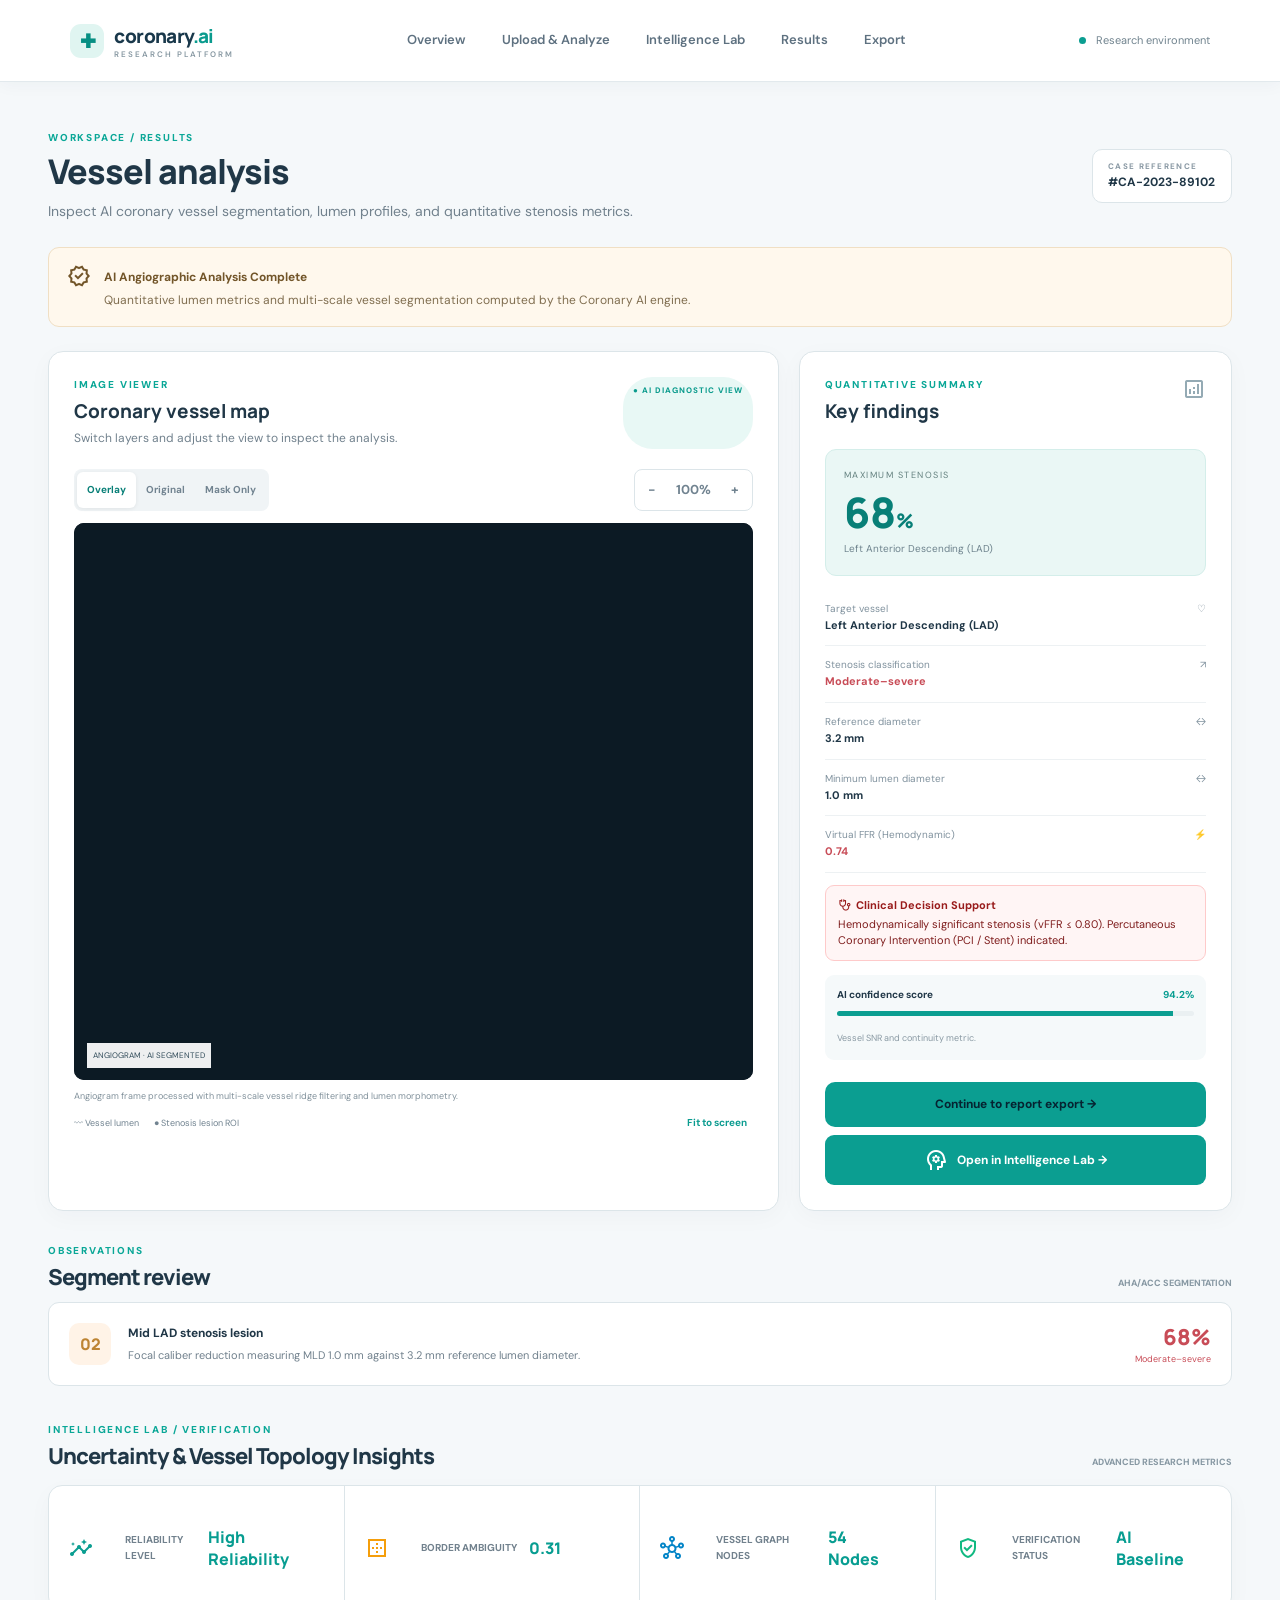
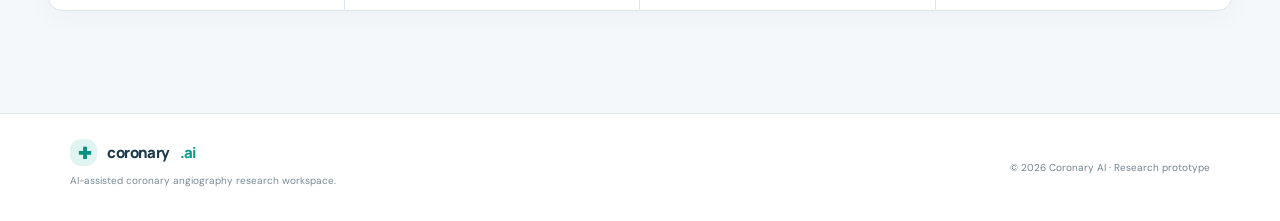
<file: Report.html>
<!doctype html>
<html lang="en">
  <head>
    <meta charset="utf-8" />
    <meta name="viewport" content="width=device-width,initial-scale=1" />
    <meta name="theme-color" content="#071b2a" />
    <title>Vessel Analysis | Coronary AI</title>
        <link rel="preconnect" href="https://fonts.googleapis.com" />
    <link rel="preconnect" href="https://fonts.gstatic.com" crossorigin />
    <link href="https://fonts.googleapis.com/css2?family=DM+Sans:wght@400;500;600;700&family=Manrope:wght@400;500;600;700;800&family=Material+Symbols+Outlined:opsz,wght,FILL,GRAD@20..48,100..700,0..1,-50..200" rel="stylesheet" />
    <link rel="stylesheet" href="style.css" />
    <style>
/* Embedded Core Theme Stylesheet */
:root {
  --ink: #10283a;
  --muted: #718394;
  --navy: #071b2a;
  --teal: #1bc7b3;
  --line: #dce6eb;
  --bg: #f3f7f9;
  --red: #c84c57;
  --shadow: 0 18px 50px #0b263712;
}
* {
  box-sizing: border-box;
}
body {
  margin: 0;
  background: var(--bg);
  color: var(--ink);
  font:
    15px/1.6 "DM Sans",
    sans-serif;
}
a {
  color: inherit;
  text-decoration: none;
}
button {
  font: inherit;
  cursor: pointer;
}
.material-symbols-outlined {
  vertical-align: middle;
}
.site-header {
  height: 82px;
  background: var(--navy);
  display: flex;
  align-items: center;
  padding: 0 max(calc((100vw - 1240px) / 2), 5.5%);
  gap: 35px;
  color: white;
  position: sticky;
  top: 0;
  z-index: 30;
}
.brand {
  display: flex;
  align-items: center;
  gap: 10px;
  font: 800 19px Manrope;
  letter-spacing: -0.6px;
}
.brand-mark {
  width: 34px;
  height: 34px;
  border-radius: 11px;
  background: var(--teal);
  color: var(--navy);
  display: grid;
  place-items: center;
}
.brand-light {
  color: var(--teal);
}
.brand small {
  display: block;
  font: 600 8px "DM Sans";
  letter-spacing: 2px;
  color: #8da4b2;
}
.site-nav {
  display: flex;
  gap: 8px;
  margin: auto;
}
.site-nav a {
  padding: 10px 14px;
  border-radius: 9px;
  color: #b7c6cf;
  font-size: 13px;
  font-weight: 600;
}
.site-nav a:hover,
.site-nav a[aria-current="page"] {
  background: #ffffff12;
  color: white;
}
.site-nav a[aria-current="page"] {
  box-shadow: inset 0 -2px var(--teal);
}
.header-status {
  font-size: 11px;
  color: #9bb0bb;
  white-space: nowrap;
}
.header-status i,
.eyebrow i {
  display: inline-block;
  width: 7px;
  height: 7px;
  border-radius: 50%;
  background: var(--teal);
  margin-right: 7px;
}
.menu-toggle {
  display: none;
}
.page-shell {
  max-width: 1240px;
  margin: auto;
  padding: 48px 28px 78px;
  min-height: calc(100vh - 160px);
}
.hero-grid {
  background: var(--navy);
  color: white;
  border-radius: 23px;
  padding: 62px;
  display: grid;
  grid-template-columns: 1fr 0.95fr;
  gap: 40px;
  align-items: center;
  overflow: hidden;
}
.eyebrow,
.panel-kicker {
  font-size: 10px;
  letter-spacing: 1.8px;
  font-weight: 800;
  color: #0aa797;
  display: block;
}
.hero-copy .eyebrow {
  color: var(--teal);
}
.hero-copy h1 {
  font: 800 clamp(38px, 5vw, 62px)/1.08 Manrope;
  letter-spacing: -2.5px;
  margin: 18px 0;
}
.hero-copy h1 span {
  color: var(--teal);
}
.hero-lead {
  color: #afc0ca;
  max-width: 520px;
  font-size: 16px;
}
.hero-actions {
  display: flex;
  gap: 12px;
  flex-wrap: wrap;
  margin: 28px 0;
}
.btn {
  display: inline-flex;
  justify-content: center;
  align-items: center;
  gap: 9px;
  border: 1px solid transparent;
  border-radius: 10px;
  padding: 12px 18px;
  font-weight: 700;
  font-size: 12px;
}
.btn-primary {
  background: var(--teal);
  color: #062331;
}
.btn-ghost {
  border-color: #cbd7dc;
  color: var(--ink);
  background: white;
}
.hero-copy .btn-ghost {
  background: transparent;
  color: white;
  border-color: #ffffff40;
}
.hero-note {
  color: #92a9b5;
  font-size: 11px;
}
.hero-visual {
  background: #0c2b3b;
  border: 1px solid #ffffff1c;
  border-radius: 17px;
  padding: 17px;
}
.visual-topline,
.visual-bottom {
  display: flex;
  justify-content: space-between;
  color: #91aab6;
  font-size: 8px;
  font-weight: 800;
  letter-spacing: 1px;
}
.live-tag {
  color: var(--teal);
}
.angiogram-art {
  height: 330px;
  margin: 14px 0;
  background: radial-gradient(ellipse, #31566a, #0a2434 75%);
  position: relative;
  overflow: hidden;
  border-radius: 9px;
}
.angiogram-art svg {
  position: absolute;
  width: 100%;
  height: 100%;
}
.scan-grid {
  position: absolute;
  inset: 0;
  background-image:
    linear-gradient(#b8d6e30b 1px, transparent 1px),
    linear-gradient(90deg, #b8d6e30b 1px, transparent 1px);
  background-size: 28px 28px;
}
.scan-label {
  position: absolute;
  color: #b7d2da;
  font-size: 8px;
  background: #061b2ac9;
  padding: 7px;
}
.label-a {
  left: 12px;
  top: 26%;
}
.label-b {
  right: 10px;
  bottom: 22%;
}
.visual-bottom {
  border-top: 1px solid #ffffff15;
  padding-top: 13px;
}
.metrics-strip {
  display: grid;
  grid-template-columns: repeat(4, 1fr);
  background: white;
  border: 1px solid var(--line);
  border-radius: 14px;
  margin: 22px 0 68px;
  box-shadow: var(--shadow);
}
.metrics-strip div {
  padding: 20px;
  display: flex;
  align-items: center;
  gap: 12px;
  border-right: 1px solid var(--line);
  font-size: 12px;
  font-weight: 700;
  color: #53697a;
}
.metrics-strip div:last-child {
  border: 0;
}
.metrics-strip b {
  font: 800 20px Manrope;
  color: #079d91;
}
.section-heading {
  display: flex;
  align-items: end;
  justify-content: space-between;
  gap: 24px;
  margin-bottom: 23px;
}
.section-heading h2,
.page-heading h1 {
  font: 800 31px/1.2 Manrope;
  letter-spacing: -1px;
  margin: 5px 0 0;
}
.section-heading p {
  max-width: 440px;
  color: var(--muted);
  font-size: 13px;
  margin: 0;
}
.feature-grid {
  display: grid;
  grid-template-columns: repeat(3, 1fr);
  gap: 17px;
}
.feature-card,
.panel {
  background: white;
  border: 1px solid var(--line);
  border-radius: 15px;
  padding: 25px;
  box-shadow: 0 6px 24px #102c3e08;
}
.feature-card {
  transition: 0.2s;
}
.feature-card:hover {
  transform: translateY(-4px);
  box-shadow: var(--shadow);
}
.feature-icon {
  width: 44px;
  height: 44px;
  display: grid;
  place-items: center;
  border-radius: 12px;
  background: #e8f7f5;
  color: #079d91;
  font-size: 24px;
  margin-bottom: 20px;
}
.feature-icon.teal {
  background: #e7f5f8;
}
.feature-icon.amber {
  background: #fff5e7;
  color: #bd8434;
}
.feature-card small {
  font-size: 9px;
  letter-spacing: 1.4px;
  color: #8a9aa6;
  font-weight: 800;
}
.feature-card h3 {
  font: 700 18px Manrope;
  margin: 8px 0;
}
.feature-card p {
  color: var(--muted);
  font-size: 13px;
  min-height: 60px;
}
.feature-card > b {
  color: #079d91;
  font-size: 12px;
}
.notice {
  display: flex;
  gap: 13px;
  padding: 16px 18px;
  border: 1px solid #cde8e4;
  background: #effaf8;
  border-radius: 11px;
  margin-top: 27px;
  color: #2d5f63;
}
.notice p {
  font-size: 12px;
  margin: 3px 0 0;
  color: #587a7e;
}
.notice b {
  font-size: 12px;
}
.notice-warning {
  background: #fff8ed;
  border-color: #f0dfc4;
  color: #725529;
  margin: 0 0 24px;
}
.notice-warning p {
  color: #806e50;
}
.page-heading {
  display: flex;
  justify-content: space-between;
  align-items: center;
  margin-bottom: 25px;
  gap: 20px;
}
.page-heading h1 {
  font-size: 34px;
}
.page-heading p {
  color: var(--muted);
  margin: 8px 0 0;
  font-size: 14px;
}
.step-chip {
  border: 1px solid var(--line);
  background: white;
  padding: 10px 15px;
  border-radius: 10px;
  display: flex;
  flex-direction: column;
  min-width: 140px;
}
.step-chip span {
  font-size: 8px;
  letter-spacing: 1.3px;
  color: #8b9aa5;
  font-weight: 800;
}
.step-chip b {
  font-size: 12px;
}
.upload-layout {
  display: grid;
  grid-template-columns: 1.6fr 0.8fr;
  gap: 20px;
}
.panel-heading {
  display: flex;
  justify-content: space-between;
  gap: 15px;
  margin-bottom: 20px;
}
.panel-heading h2,
.side-panel h2,
.export-controls h2 {
  font: 750 19px Manrope;
  margin: 5px 0;
}
.panel-heading p,
.muted {
  font-size: 12px;
  color: var(--muted);
  margin: 0;
}
.panel-symbol {
  color: #94aab4;
}
.drop-zone {
  border: 1.5px dashed #9ccac5;
  border-radius: 13px;
  background: #f5fbfa;
  text-align: center;
  padding: 32px 18px;
}
.drop-zone.drag-active {
  background: #e1f7f3;
  border-color: #079d91;
}
.upload-cloud {
  width: 52px;
  height: 52px;
  margin: auto auto 10px;
  background: #dff5f1;
  border-radius: 15px;
  display: grid;
  place-items: center;
  color: #079d91;
  font-size: 27px;
}
.drop-zone h3 {
  font: 700 16px Manrope;
  margin: 5px;
}
.drop-zone p {
  font-size: 12px;
  color: var(--muted);
  margin: 4px 0 15px;
}
.file-support {
  display: flex;
  justify-content: center;
  gap: 7px;
  flex-wrap: wrap;
  margin-top: 17px;
}
.file-support span {
  font-size: 8px;
  font-weight: 800;
  color: #748895;
  background: white;
  border: 1px solid var(--line);
  padding: 5px 8px;
  border-radius: 5px;
}
.empty-preview,
.file-card {
  margin-top: 15px;
  border: 1px solid var(--line);
  border-radius: 10px;
  padding: 13px;
  display: flex;
  align-items: center;
  gap: 12px;
}
.empty-preview > .material-symbols-outlined {
  font-size: 27px;
  color: #9aadb8;
}
.empty-preview b,
.file-info > b {
  font-size: 12px;
}
.empty-preview p,
.file-info p {
  font-size: 11px;
  color: var(--muted);
  margin: 2px 0;
}
.file-thumb {
  width: 74px;
  height: 65px;
  background: #0b2638;
  border-radius: 8px;
  overflow: hidden;
  flex-shrink: 0;
}
.file-thumb img {
  width: 100%;
  height: 100%;
  object-fit: cover;
}
.file-info {
  flex: 1;
  min-width: 0;
}
.file-info > b {
  display: block;
  overflow-wrap: anywhere;
}
.file-meta {
  display: flex;
  gap: 13px;
  font-size: 10px;
  color: #79909e;
}
.icon-btn {
  border: 0;
  background: #f0f4f6;
  border-radius: 8px;
  width: 30px;
  height: 30px;
}
.upload-actions {
  display: flex;
  gap: 10px;
  margin-top: 17px;
}
.btn:disabled {
  opacity: 0.4;
  cursor: not-allowed;
}
.check-list {
  list-style: none;
  padding: 0;
  margin: 20px 0;
}
.check-list li {
  display: flex;
  gap: 12px;
  padding: 13px 0;
  border-bottom: 1px solid #edf1f3;
}
.check-list li > b {
  color: #16a999;
}
.check-list strong {
  font-size: 12px;
}
.check-list p {
  font-size: 11px;
  color: var(--muted);
  margin: 2px 0;
}
.privacy-note {
  background: #f4f7f8;
  padding: 12px;
  border-radius: 9px;
  color: #748893;
  font-size: 10px;
  line-height: 1.5;
}
.error-banner {
  display: flex;
  gap: 10px;
  padding: 12px;
  background: #fff0f0;
  border: 1px solid #f2c9cb;
  color: #a33d48;
  border-radius: 9px;
  margin-top: 14px;
  font-size: 12px;
}
.error-banner p {
  margin: 0;
}
.progress-panel {
  margin-top: 20px;
}
.progress-head {
  display: flex;
  justify-content: space-between;
}
.progress-head h2 {
  font: 700 18px Manrope;
  margin: 4px 0;
}
.progress-head > strong {
  color: #079d91;
  font: 800 20px Manrope;
}
.progress-track,
.confidence-track {
  height: 7px;
  background: #eaf0f2;
  border-radius: 20px;
  overflow: hidden;
  margin: 16px 0 22px;
}
.progress-track > div {
  height: 100%;
  width: 0;
  background: var(--teal);
  transition: width 0.2s;
}
.pipeline-steps {
  display: grid;
  grid-template-columns: repeat(3, 1fr);
  gap: 15px;
}
.pipeline-steps > div {
  display: flex;
  gap: 9px;
  opacity: 0.3;
}
.pipeline-steps i {
  font-style: normal;
  background: #e6f5f2;
  color: #079d91;
  width: 27px;
  height: 27px;
  border-radius: 8px;
  display: grid;
  place-items: center;
  font-size: 10px;
}
.pipeline-steps b {
  font-size: 11px;
}
.pipeline-steps p {
  font-size: 10px;
  color: var(--muted);
  margin: 3px 0;
}
.results-grid {
  display: grid;
  grid-template-columns: 1.35fr 0.8fr;
  gap: 20px;
}
.viewer-badge,
.ready-pill {
  font-size: 8px;
  font-weight: 800;
  letter-spacing: 1px;
  color: #0b9b8d;
  background: #e8f8f5;
  border-radius: 30px;
  padding: 7px 10px;
}
.viewer-toolbar {
  display: flex;
  justify-content: space-between;
  gap: 10px;
  margin-bottom: 12px;
}
.mode-switch,
.zoom-tools {
  display: flex;
  background: #f0f4f6;
  border-radius: 8px;
  padding: 3px;
}
.mode-switch button,
.zoom-tools button {
  border: 0;
  background: transparent;
  color: #718390;
  border-radius: 6px;
  padding: 7px 10px;
  font-size: 10px;
  font-weight: 700;
}
.mode-switch button.visual-mode-active {
  background: white;
  color: #078f84;
  box-shadow: 0 1px 4px #0001;
}
.zoom-tools {
  border: 1px solid var(--line);
  background: white;
}
.zoom-tools button {
  font-size: 13px;
}
.vessel-canvas {
  position: relative;
  aspect-ratio: 1.22/1;
  background: #071d2c;
  border-radius: 10px;
  overflow: hidden;
}
.vessel-layer {
  position: absolute;
  inset: 0;
  transition: transform 0.2s;
  background-position: center;
  background-repeat: no-repeat;
  background-size: cover;
}
.vessel-base {
  background-color: #0c1a24;
  background-size: contain;
  background-position: center;
  background-repeat: no-repeat;
}
.vessel-base:after {
  display: none !important;
  content: none !important;
}
.vessel-mask {
  position: absolute;
  inset: 0;
  pointer-events: none;
  background-size: contain !important;
  background-position: center !important;
  background-repeat: no-repeat !important;
  filter: drop-shadow(0 0 6px rgba(0, 235, 220, 0.75));
  transition: opacity 0.2s ease;
}
.canvas-tag {
  position: absolute;
  bottom: 12px;
  left: 13px;
  background: #061722c9;
  color: #b5d2da;
  font-size: 8px;
  padding: 6px;
}
.viewer-foot {
  display: flex;
  gap: 15px;
  align-items: center;
  margin-top: 11px;
  font-size: 9px;
  color: #718390;
}
.text-button {
  border: 0;
  background: none;
  color: #0c9c90;
  font-weight: 700;
  font-size: 10px;
  margin-left: auto;
}
.finding-highlight {
  background: var(--navy);
  border-radius: 11px;
  padding: 18px;
  color: white;
  display: flex;
  flex-direction: column;
  margin-bottom: 14px;
}
.finding-highlight span {
  font-size: 9px;
  letter-spacing: 1.5px;
  color: #91aab6;
}
.finding-highlight strong {
  font: 800 42px Manrope;
  color: var(--teal);
}
.finding-highlight strong small {
  font-size: 20px;
}
.finding-highlight em {
  font-size: 10px;
  color: #a9bac4;
  font-style: normal;
}
.metric-row {
  display: flex;
  justify-content: space-between;
  padding: 11px 0;
  border-bottom: 1px solid #edf1f3;
}
.metric-row div {
  display: flex;
  flex-direction: column;
}
.metric-row span {
  font-size: 10px;
  color: #80929e;
}
.metric-row b {
  font-size: 11px;
}
.text-danger {
  color: var(--red) !important;
}
.text-warning {
  color: #d97706 !important;
}
.text-success {
  color: #059669 !important;
}
.text-info {
  color: #0284c7 !important;
}
.backend-status-badge {
  display: inline-flex;
  align-items: center;
  gap: 6px;
  font-size: 11px;
  padding: 4px 10px;
  border-radius: 999px;
  font-weight: 600;
  margin-top: 8px;
}
.backend-status-online {
  background: #ecfdf5;
  color: #065f46;
  border: 1px solid #a7f3d0;
}
.backend-status-offline {
  background: #fef2f2;
  color: #991b1b;
  border: 1px solid #fecaca;
}
.sample-btn-group {
  display: flex;
  gap: 8px;
  flex-wrap: wrap;
  margin-top: 10px;
}
.sample-chip-btn {
  background: #f0f7f9;
  border: 1px solid #b7d6df;
  padding: 6px 12px;
  border-radius: 6px;
  font-size: 12px;
  font-weight: 600;
  color: #084050;
  cursor: pointer;
  display: inline-flex;
  align-items: center;
  gap: 5px;
  transition: all 0.15s ease;
}
.sample-chip-btn:hover {
  background: #084050;
  color: #ffffff;
  border-color: #084050;
}
.confidence-card {
  background: #f5f9fa;
  padding: 12px;
  border-radius: 9px;
  margin: 14px 0;
}
.confidence-card > div:first-child {
  display: flex;
  justify-content: space-between;
  font-size: 10px;
  font-weight: 700;
}
.confidence-card b {
  color: #079d91;
}
.confidence-track {
  height: 5px;
  margin: 8px 0;
}
.confidence-track i {
  display: block;
  width: 94.2%;
  height: 100%;
  background: var(--teal);
}
.confidence-card small {
  font-size: 9px;
  color: #8999a3;
}
.btn-full {
  width: 100%;
  margin-top: 8px;
}
.compact-heading {
  margin: 32px 0 12px;
}
.compact-heading h2 {
  font-size: 22px;
}
.muted-label {
  font-size: 9px;
  color: #8798a3;
  font-weight: 800;
}
.segment-card {
  display: flex;
  align-items: center;
  gap: 17px;
  padding: 17px 20px;
  background: white;
  border: 1px solid var(--line);
  border-radius: 11px;
}
.segment-number {
  width: 42px;
  height: 42px;
  border-radius: 10px;
  background: #fff3e7;
  color: #bd8434;
  display: grid;
  place-items: center;
  font: 800 16px Manrope;
}
.segment-description {
  flex: 1;
}
.segment-description b {
  font-size: 12px;
}
.segment-description p {
  font-size: 11px;
  color: var(--muted);
  margin: 3px 0;
}
.segment-value {
  text-align: right;
  display: flex;
  flex-direction: column;
}
.segment-value strong {
  font: 800 22px Manrope;
  color: var(--red);
}
.segment-value span {
  font-size: 9px;
  color: var(--muted);
}
.export-layout {
  display: grid;
  grid-template-columns: 0.75fr 1.25fr;
  gap: 24px;
  align-items: start;
}
.export-controls {
  position: sticky;
  top: 105px;
}
.export-controls h2 {
  font-size: 21px;
}
.export-controls > .muted {
  line-height: 1.7;
  margin-bottom: 20px;
}
.export-option {
  display: flex;
  align-items: center;
  gap: 11px;
  border: 1px solid var(--line);
  border-radius: 10px;
  padding: 12px;
  margin: 11px 0;
}
.export-option > .material-symbols-outlined {
  color: #0aa294;
  background: #e9f8f5;
  padding: 9px;
  border-radius: 8px;
}
.export-option div {
  display: flex;
  flex-direction: column;
  flex: 1;
}
.export-option b {
  font-size: 11px;
}
.export-option small {
  font-size: 9px;
  color: var(--muted);
}
.report-paper {
  background: white;
  border: 1px solid #e0e6e9;
  box-shadow: 0 15px 45px #0d2b3c12;
  padding: 42px 46px;
  min-height: 700px;
}
.paper-top {
  display: flex;
  justify-content: space-between;
  align-items: center;
}
.paper-logo {
  font: 800 15px Manrope;
  color: #0b2a3b;
}
.paper-top small {
  display: block;
  color: #82939c;
  font-size: 7px;
  letter-spacing: 1.6px;
}
.paper-status {
  font-size: 8px;
  color: #078f84;
  border: 1px solid #bce8e1;
  padding: 6px 9px;
}
.paper-rule {
  height: 3px;
  background: var(--teal);
  margin: 20px 0 28px;
}
.report-paper h2 {
  font: 800 28px/1.2 Manrope;
  margin: 8px 0 20px;
}
.paper-meta {
  display: grid;
  grid-template-columns: 1fr 1fr;
  border-block: 1px solid var(--line);
  padding: 14px 0;
  margin: 20px 0;
}
.paper-meta div,
.paper-stat-grid div {
  display: flex;
  flex-direction: column;
  gap: 4px;
}
.paper-meta small,
.paper-stat-grid small {
  font-size: 8px;
  color: #8999a3;
  letter-spacing: 1px;
}
.paper-meta b {
  font-size: 11px;
}
.paper-stat-grid {
  display: grid;
  grid-template-columns: repeat(3, 1fr);
  gap: 10px;
}
.paper-stat-grid div {
  padding: 13px;
  background: #f4f8f9;
  border-radius: 7px;
}
.paper-stat-grid b {
  font: 800 17px Manrope;
}
.report-paper h3 {
  font: 700 14px Manrope;
  margin: 27px 0 10px;
}
.paper-table {
  border-top: 1px solid var(--line);
}
.paper-table div {
  display: flex;
  justify-content: space-between;
  gap: 15px;
  padding: 10px 0;
  border-bottom: 1px solid #edf1f3;
  font-size: 10px;
}
.paper-table span {
  color: #758793;
}
.paper-table b {
  text-align: right;
}
.paper-disclaimer {
  background: #fff8ed;
  border: 1px solid #f0dfc4;
  border-radius: 7px;
  padding: 13px;
  margin-top: 23px;
}
.paper-disclaimer b {
  font-size: 10px;
  color: #8d652c;
}
.paper-disclaimer p {
  font-size: 9px;
  color: #806e50;
  margin: 4px 0;
}
.paper-footer {
  display: flex;
  justify-content: space-between;
  border-top: 1px solid var(--line);
  padding-top: 14px;
  margin-top: 30px;
  color: #91a0a8;
  font-size: 8px;
}
.site-footer {
  background: var(--navy);
  color: #8fa4af;
  padding: 25px max(calc((100vw - 1240px) / 2), 5.5%);
  display: flex;
  justify-content: space-between;
  align-items: center;
  gap: 20px;
}
.footer-brand {
  color: white;
  font-size: 15px;
}
.footer-brand .brand-mark {
  width: 27px;
  height: 27px;
  font-size: 16px;
}
.site-footer p {
  font-size: 10px;
  margin: 7px 0;
}
.site-footer > span {
  font-size: 10px;
}
.hidden {
  display: none !important;
}
@media (max-width: 900px) {
  .site-header {
    padding: 0 22px;
    gap: 18px;
  }
  .header-status {
    display: none;
  }
  .hero-grid {
    padding: 42px 32px;
    grid-template-columns: 1fr 1fr;
  }
  .upload-layout,
  .results-grid {
    grid-template-columns: 1fr;
  }
  .export-layout {
    grid-template-columns: 1fr;
  }
  .export-controls {
    position: static;
  }
}
@media (max-width: 650px) {
  .site-header {
    height: 70px;
    padding: 0 17px;
  }
  .menu-toggle {
    display: block;
    background: none;
    border: 0;
    color: white;
    margin-left: auto;
  }
  .site-nav {
    display: none;
    position: absolute;
    top: 70px;
    left: 0;
    right: 0;
    background: #0d2b3c;
    padding: 12px 18px;
    flex-direction: column;
    align-items: stretch;
  }
  .site-nav.mobile-nav-open {
    display: flex;
  }
  .page-shell {
    padding: 28px 15px 50px;
  }
  .hero-grid {
    padding: 32px 21px;
    grid-template-columns: 1fr;
    gap: 24px;
  }
  .hero-copy h1 {
    font-size: 41px;
  }
  .angiogram-art {
    height: 250px;
  }
  .metrics-strip {
    grid-template-columns: 1fr 1fr;
    margin-bottom: 48px;
  }
  .metrics-strip div {
    padding: 15px 10px;
  }
  .metrics-strip div:nth-child(2) {
    border-right: 0;
  }
  .metrics-strip div:nth-child(-n + 2) {
    border-bottom: 1px solid var(--line);
  }
  .section-heading,
  .page-heading {
    align-items: flex-start;
    flex-direction: column;
  }
  .section-heading h2 {
    font-size: 26px;
  }
  .feature-grid {
    grid-template-columns: 1fr;
  }
  .feature-card p {
    min-height: 0;
  }
  .page-heading h1 {
    font-size: 29px;
  }
  .panel {
    padding: 18px;
  }
  .upload-actions {
    flex-direction: column;
    align-items: stretch;
  }
  .pipeline-steps {
    grid-template-columns: 1fr;
  }
  .viewer-toolbar {
    align-items: flex-start;
    flex-direction: column;
  }
  .mode-switch {
    width: 100%;
  }
  .mode-switch button {
    flex: 1;
  }
  .viewer-foot {
    flex-wrap: wrap;
  }
  .segment-card {
    align-items: flex-start;
    flex-wrap: wrap;
  }
  .segment-description {
    min-width: calc(100% - 65px);
  }
  .segment-value {
    margin-left: 59px;
    text-align: left;
  }
  .report-paper {
    padding: 24px 18px;
  }
  .report-paper h2 {
    font-size: 23px;
  }
  .paper-table div {
    font-size: 9px;
  }
  .site-footer {
    padding: 22px 17px;
    flex-direction: column;
    align-items: flex-start;
  }
  .export-controls {
    padding: 19px;
  }
}
@media print {
  body {
    background: white;
  }
  .site-header,
  .site-footer,
  .page-heading,
  .notice,
  .export-controls {
    display: none !important;
  }
  .page-shell {
    padding: 0;
    max-width: none;
  }
  .export-layout {
    display: block;
  }
  .report-paper {
    box-shadow: none;
    border: 0;
    padding: 10mm;
    max-width: none;
  }
  .paper-disclaimer {
    break-inside: avoid;
  }
  @page {
    margin: 12mm;
  }
}

/* LIGHT CLINICAL THEME — overrides the previous dark concept */
:root {
  --ink: #203747;
  --muted: #71818d;
  --navy: #ffffff;
  --navy2: #f3f7f8;
  --teal: #0b9e91;
  --teal-dark: #087f77;
  --pale: #e8f7f5;
  --line: #dce5e9;
  --paper: #fff;
  --bg: #f5f8fa;
  --shadow: 0 14px 38px rgba(29, 58, 74, 0.07);
}
body {
  background: #f5f8fa;
  color: #203747;
}
.site-header {
  background: #fff;
  color: #203747;
  border-bottom: 1px solid #e2e9ed;
  box-shadow: 0 3px 16px #1733480a;
}
.brand {
  color: #19384b;
}
.brand small {
  color: #8798a2;
}
.brand-mark {
  background: #e0f5f1;
  color: #078f83;
}
.brand-light {
  color: #0a9b8e;
}
.site-nav a {
  color: #5e7180;
}
.site-nav a:hover,
.site-nav a[aria-current="page"] {
  background: #eaf7f5;
  color: #087f77;
}
.header-status {
  color: #70838e;
}
.hero-grid {
  background: #fff;
  color: #203747;
  border: 1px solid #e0e9ed;
  box-shadow: var(--shadow);
}
.hero-grid:before {
  border-color: #0b9e9112;
}
.hero-copy h1 {
  color: #17364a;
}
.hero-copy h1 span {
  color: #0b9e91;
}
.hero-lead {
  color: #627987;
}
.btn-ghost {
  border-color: #d4e0e5;
  color: #49616f;
}
.hero-note {
  color: #718792;
}
.hero-visual {
  background: #f8fbfc;
  border-color: #dfe8ec;
  box-shadow: none;
}
.visual-topline,
.visual-bottom {
  color: #6e8491;
}
.live-tag {
  color: #078f83;
}
.angiogram-art {
  background: #e8edf0;
}
.scan-label {
  background: #ffffffeb;
  color: #365364;
  border-color: #d9e3e8;
}
.scan-cross {
  border-color: #0b9e91;
  box-shadow: 0 0 0 7px #0b9e9120;
}
.visual-bottom {
  border-color: #dce5e9;
}
.metrics-strip {
  box-shadow: 0 8px 24px #1b3a4b08;
}
.site-footer {
  background: #fff;
  color: #728590;
  border-top: 1px solid #e0e8ec;
}
.footer-brand {
  color: #19384b;
}
.site-footer p {
  color: #788b96;
}
.menu-toggle {
  color: #24475a;
}
.real-angiogram-card {
  padding: 16px;
}
.angiogram-photo-wrap {
  height: 340px;
  margin: 14px 0;
  background: #edf1f3;
  border-radius: 10px;
  overflow: hidden;
  display: flex;
  align-items: center;
  justify-content: center;
}
.angiogram-photo-wrap img {
  width: 100%;
  height: 100%;
  object-fit: contain;
  background: #111;
}
.real-angiogram-card .visual-bottom a {
  color: #078f83;
  text-decoration: underline;
  text-underline-offset: 3px;
}
.hero-grid {
  grid-template-columns: 1fr 1fr;
}
.hero-visual {
  min-width: 0;
}
.vessel-canvas {
  background: #08141f !important;
  position: relative;
}
.roi-marker {
  position: absolute;
  transform: translate(-50%, -50%);
  border: 2.5px solid #ffb45e !important;
  border-radius: 50% !important;
  box-shadow: 0 0 0 4px rgba(255, 180, 94, 0.35), 0 0 12px rgba(255, 180, 94, 0.75) !important;
  pointer-events: none;
  display: none;
  z-index: 10;
}
.roi-marker::after {
  content: "";
  position: absolute;
  top: 50%;
  left: 50%;
  width: 6px;
  height: 6px;
  background: #ffb45e;
  border-radius: 50%;
  transform: translate(-50%, -50%);
}
.canvas-tag {
  background: #ffffffed;
  color: #344e5c;
}
.image-attribution {
  font-size: 9px;
  color: #81919b;
  margin: 9px 0 0;
}
.image-attribution a {
  color: #078f83;
  text-decoration: underline;
}
.mode-switch button.visual-mode-active {
  color: #087f77;
}
.finding-highlight {
  background: #eaf7f5;
  color: #203747;
  border: 1px solid #d4eeea;
}
.finding-highlight span {
  color: #64817f;
}
.finding-highlight strong {
  color: #087f77;
}
.finding-highlight em {
  color: #6e838d;
}
.progress-track > div {
  background: #0b9e91;
}
.reference-image {
  display: flex;
  gap: 12px;
  align-items: center;
  border: 1px solid var(--line);
  border-radius: 11px;
  padding: 10px;
  margin-top: 14px;
  background: #fff;
}
.reference-image img {
  width: 92px;
  height: 72px;
  object-fit: cover;
  border-radius: 7px;
  background: #111;
}
.reference-image b {
  font-size: 11px;
}
.reference-image p {
  font-size: 10px;
  color: var(--muted);
  margin: 2px 0;
}
.reference-image a {
  font-size: 10px;
  color: #087f77;
  text-decoration: underline;
}
@media (max-width: 650px) {
  .site-nav {
    background: #fff;
    box-shadow: 0 15px 20px #17334818;
  }
  .hero-grid {
    grid-template-columns: 1fr;
  }
  .angiogram-photo-wrap {
    height: 250px;
  }
  .real-angiogram-card .visual-bottom {
    font-size: 7px;
  }
}
@media print {
  .site-header,
  .site-footer {
    display: none !important;
  }
}

    </style>
    <script src="default_lab_case.js"></script>
    <script defer src="main.js"></script>
  </head>
  <body data-page="results">
    <header class="site-header">
      <a class="brand" href="index.html"
        ><span class="brand-mark">✚</span
        ><span
          >coronary<span class="brand-light">.ai</span
          ><small>RESEARCH PLATFORM</small></span
        ></a
      ><button class="menu-toggle" aria-label="Toggle navigation">
        <span class="material-symbols-outlined">menu</span>
      </button>
                        <nav class="site-nav">
        <a href="index.html">Overview</a>
        <a href="UploadandAnalysis.html">Upload &amp; Analyze</a>
        <a href="IntelligenceLab.html">Intelligence Lab</a>
        <a href="Report.html">Results</a>
        <a href="Export.html">Export</a>
      </nav>
      <div class="header-status"><i></i> Research environment</div>
    </header>
    <main class="page-shell">
      <div class="page-heading">
        <div>
          <div class="eyebrow">WORKSPACE / RESULTS</div>
          <h1>Vessel analysis</h1>
          <p>
            Inspect AI coronary vessel segmentation, lumen profiles, and quantitative stenosis metrics.
          </p>
        </div>
        <div class="step-chip">
          <span>CASE REFERENCE</span><b>#CA-2023-89102</b>
        </div>
      </div>
      <div class="notice notice-warning">
        <span class="material-symbols-outlined">verified</span>
        <div>
          <b>AI Angiographic Analysis Complete</b>
          <p>
            Quantitative lumen metrics and multi-scale vessel segmentation computed by the Coronary AI engine.
          </p>
        </div>
      </div>
      <div class="results-grid">
        <section class="panel viewer-panel">
          <div class="panel-heading">
            <div>
              <span class="panel-kicker">IMAGE VIEWER</span>
              <h2>Coronary vessel map</h2>
              <p>Switch layers and adjust the view to inspect the analysis.</p>
            </div>
            <span class="viewer-badge">● AI DIAGNOSTIC VIEW</span>
          </div>
          <div class="viewer-toolbar">
            <div class="mode-switch">
              <button class="visual-mode-active" type="button">Overlay</button
              ><button type="button">Original</button
              ><button type="button">Mask Only</button>
            </div>
            <div class="zoom-tools">
              <button title="Zoom Out" type="button">−</button
              ><button title="Reset View" type="button">100%</button
              ><button title="Zoom In" type="button">+</button>
            </div>
          </div>
          <div class="aspect-square bg-inverse-surface vessel-canvas">
            <div
              class="vessel-layer vessel-base"
              role="img"
              aria-label="Coronary angiogram frame"
            ></div>
            <div class="vessel-layer vessel-mask">
              <span
                class="roi-marker"
                aria-label="Region of interest stenosis marker"
              ></span>
            </div>
            <span class="canvas-tag">ANGIOGRAM · AI SEGMENTED</span>
          </div>
          <p class="image-attribution">
            Angiogram frame processed with multi-scale vessel ridge filtering and lumen morphometry.
          </p>
          <div class="viewer-foot">
            <span>〰 Vessel lumen</span><span>● Stenosis lesion ROI</span
            ><button title="Fit to Screen" class="text-button" type="button">
              Fit to screen
            </button>
          </div>
        </section>
        <aside class="panel findings-panel">
          <div class="panel-heading">
            <div>
              <span class="panel-kicker">QUANTITATIVE SUMMARY</span>
              <h2>Key findings</h2>
            </div>
            <span class="material-symbols-outlined panel-symbol">analytics</span>
          </div>
          <div class="finding-highlight">
            <span>MAXIMUM STENOSIS</span><strong>68<small>%</small></strong
            ><em>Left Anterior Descending (LAD)</em>
          </div>
          <div class="metric-row">
            <div>
              <span>Target vessel</span><b>Left Anterior Descending (LAD)</b>
            </div>
            <span>♡</span>
          </div>
          <div class="metric-row">
            <div>
              <span>Stenosis classification</span
              ><b class="text-danger">Moderate–severe</b>
            </div>
            <span>↗</span>
          </div>
          <div class="metric-row">
            <div><span>Reference diameter</span><b>3.2 mm</b></div>
            <span>↔</span>
          </div>
          <div class="metric-row">
            <div><span>Minimum lumen diameter</span><b>1.0 mm</b></div>
            <span>↔</span>
          </div>
          <div class="metric-row">
            <div><span>Virtual FFR (Hemodynamic)</span><b id="finding-vffr" class="text-danger">0.74</b></div>
            <span>⚡</span>
          </div>
          <div class="clinical-rec-box" style="margin: 12px 0; padding: 12px; border-radius: 9px; background: #fff5f5; border: 1px solid #fecaca; font-size: 11px; line-height: 1.4;">
            <div style="font-weight: 700; color: #991b1b; display: flex; align-items: center; gap: 4px; margin-bottom: 4px;">
              <span class="material-symbols-outlined" style="font-size: 14px">stethoscope</span> Clinical Decision Support
            </div>
            <p id="finding-clinical-rec" style="margin: 0; color: #7f1d1d;">
              Hemodynamically significant stenosis (vFFR &le; 0.80). Percutaneous Coronary Intervention (PCI / Stent) indicated.
            </p>
          </div>
          <div class="confidence-card">
            <div><span>AI confidence score</span><b>94.2%</b></div>
            <div class="confidence-track"><i></i></div>
            <small>Vessel SNR and continuity metric.</small>
          </div>
          <a class="btn btn-primary btn-full" href="Export.html">Continue to report export →</a>
          <a class="btn btn-full" style="margin-top: 8px; background: var(--teal); color: var(--navy); font-weight: 700; border-radius: 9px;" href="IntelligenceLab.html">
            <span class="material-symbols-outlined">psychology</span> Open in Intelligence Lab →
          </a>
        </aside>
      </div>
      <div class="section-heading compact-heading">
        <div>
          <div class="eyebrow">OBSERVATIONS</div>
          <h2>Segment review</h2>
        </div>
        <span class="muted-label">AHA/ACC SEGMENTATION</span>
      </div>
      <div class="segment-card">
        <div class="segment-number">02</div>
        <div class="segment-description">
          <b>Mid LAD stenosis lesion</b>
          <p>
            Focal caliber reduction measuring MLD 1.0 mm against 3.2 mm reference lumen diameter.
          </p>
        </div>
        <div class="segment-value">
          <strong>68%</strong><span class="text-danger">Moderate–severe</span>
        </div>
      </div>
      <div class="section-heading compact-heading" style="margin-top: 36px;">
        <div>
          <div class="eyebrow">INTELLIGENCE LAB / VERIFICATION</div>
          <h2>Uncertainty &amp; Vessel Topology Insights</h2>
        </div>
        <span class="muted-label">ADVANCED RESEARCH METRICS</span>
      </div>
      <div class="metrics-strip" style="margin: 16px 0 24px;">
        <div>
          <span class="material-symbols-outlined" style="color:var(--teal)">insights</span>
          <div>
            <span style="font-size:10px;color:var(--muted);display:block;">RELIABILITY LEVEL</span>
            <b id="report-unc-level" style="font-size:16px;">High Reliability</b>
          </div>
        </div>
        <div>
          <span class="material-symbols-outlined" style="color:#f59e0b">border_outer</span>
          <div>
            <span style="font-size:10px;color:var(--muted);display:block;">BORDER AMBIGUITY</span>
            <b id="report-unc-boundary" style="font-size:16px;">0.31</b>
          </div>
        </div>
        <div>
          <span class="material-symbols-outlined" style="color:#0284c7">hub</span>
          <div>
            <span style="font-size:10px;color:var(--muted);display:block;">VESSEL GRAPH NODES</span>
            <b id="report-graph-nodes" style="font-size:16px;">54 Nodes</b>
          </div>
        </div>
        <div>
          <span class="material-symbols-outlined" style="color:#10b981">verified_user</span>
          <div>
            <span style="font-size:10px;color:var(--muted);display:block;">VERIFICATION STATUS</span>
            <b id="report-verification-status" style="font-size:16px;">AI Baseline</b>
          </div>
        </div>
      </div>
    </main>
    <footer class="site-footer">
      <div>
        <a class="brand footer-brand" href="index.html"
          ><span class="brand-mark">✚</span>coronary<span class="brand-light"
            >.ai</span></a>
        <p>AI-assisted coronary angiography research workspace.</p>
      </div>
      <span>© 2026 Coronary AI · Research prototype</span>
    </footer>
  </body>
</html>
</file>
<file: style.css>
:root {
  --ink: #10283a;
  --muted: #718394;
  --navy: #071b2a;
  --teal: #1bc7b3;
  --line: #dce6eb;
  --bg: #f3f7f9;
  --red: #c84c57;
  --shadow: 0 18px 50px #0b263712;
}
* {
  box-sizing: border-box;
}
body {
  margin: 0;
  background: var(--bg);
  color: var(--ink);
  font:
    15px/1.6 "DM Sans",
    sans-serif;
}
a {
  color: inherit;
  text-decoration: none;
}
button {
  font: inherit;
  cursor: pointer;
}
.material-symbols-outlined {
  vertical-align: middle;
}
.site-header {
  height: 82px;
  background: var(--navy);
  display: flex;
  align-items: center;
  padding: 0 max(calc((100vw - 1240px) / 2), 5.5%);
  gap: 35px;
  color: white;
  position: sticky;
  top: 0;
  z-index: 30;
}
.brand {
  display: flex;
  align-items: center;
  gap: 10px;
  font: 800 19px Manrope;
  letter-spacing: -0.6px;
}
.brand-mark {
  width: 34px;
  height: 34px;
  border-radius: 11px;
  background: var(--teal);
  color: var(--navy);
  display: grid;
  place-items: center;
}
.brand-light {
  color: var(--teal);
}
.brand small {
  display: block;
  font: 600 8px "DM Sans";
  letter-spacing: 2px;
  color: #8da4b2;
}
.site-nav {
  display: flex;
  gap: 8px;
  margin: auto;
}
.site-nav a {
  padding: 10px 14px;
  border-radius: 9px;
  color: #b7c6cf;
  font-size: 13px;
  font-weight: 600;
}
.site-nav a:hover,
.site-nav a[aria-current="page"] {
  background: #ffffff12;
  color: white;
}
.site-nav a[aria-current="page"] {
  box-shadow: inset 0 -2px var(--teal);
}
.header-status {
  font-size: 11px;
  color: #9bb0bb;
  white-space: nowrap;
}
.header-status i,
.eyebrow i {
  display: inline-block;
  width: 7px;
  height: 7px;
  border-radius: 50%;
  background: var(--teal);
  margin-right: 7px;
}
.menu-toggle {
  display: none;
}
.page-shell {
  max-width: 1240px;
  margin: auto;
  padding: 48px 28px 78px;
  min-height: calc(100vh - 160px);
}
.hero-grid {
  background: var(--navy);
  color: white;
  border-radius: 23px;
  padding: 62px;
  display: grid;
  grid-template-columns: 1fr 0.95fr;
  gap: 40px;
  align-items: center;
  overflow: hidden;
}
.eyebrow,
.panel-kicker {
  font-size: 10px;
  letter-spacing: 1.8px;
  font-weight: 800;
  color: #0aa797;
  display: block;
}
.hero-copy .eyebrow {
  color: var(--teal);
}
.hero-copy h1 {
  font: 800 clamp(38px, 5vw, 62px)/1.08 Manrope;
  letter-spacing: -2.5px;
  margin: 18px 0;
}
.hero-copy h1 span {
  color: var(--teal);
}
.hero-lead {
  color: #afc0ca;
  max-width: 520px;
  font-size: 16px;
}
.hero-actions {
  display: flex;
  gap: 12px;
  flex-wrap: wrap;
  margin: 28px 0;
}
.btn,
.button {
  display: inline-flex;
  justify-content: center;
  align-items: center;
  gap: 9px;
  border: 1px solid transparent;
  border-radius: 10px;
  padding: 12px 18px;
  font-weight: 700;
  font-size: 12px;
  font-family: inherit;
  cursor: pointer;
  transition: all 0.15s ease;
  text-decoration: none;
}
.btn-primary {
  background: var(--teal);
  color: #062331;
}
.btn-ghost {
  border-color: #cbd7dc;
  color: var(--ink);
  background: white;
}
.hero-copy .btn-ghost {
  background: transparent;
  color: white;
  border-color: #ffffff40;
}
.hero-note {
  color: #92a9b5;
  font-size: 11px;
}
.hero-visual {
  background: #0c2b3b;
  border: 1px solid #ffffff1c;
  border-radius: 17px;
  padding: 17px;
}
.visual-topline,
.visual-bottom {
  display: flex;
  justify-content: space-between;
  color: #91aab6;
  font-size: 8px;
  font-weight: 800;
  letter-spacing: 1px;
}
.live-tag {
  color: var(--teal);
}
.angiogram-art {
  height: 330px;
  margin: 14px 0;
  background: radial-gradient(ellipse, #31566a, #0a2434 75%);
  position: relative;
  overflow: hidden;
  border-radius: 9px;
}
.angiogram-art svg {
  position: absolute;
  width: 100%;
  height: 100%;
}
.scan-grid {
  position: absolute;
  inset: 0;
  background-image:
    linear-gradient(#b8d6e30b 1px, transparent 1px),
    linear-gradient(90deg, #b8d6e30b 1px, transparent 1px);
  background-size: 28px 28px;
}
.scan-label {
  position: absolute;
  color: #b7d2da;
  font-size: 8px;
  background: #061b2ac9;
  padding: 7px;
}
.label-a {
  left: 12px;
  top: 26%;
}
.label-b {
  right: 10px;
  bottom: 22%;
}
.visual-bottom {
  border-top: 1px solid #ffffff15;
  padding-top: 13px;
}
.metrics-strip {
  display: grid;
  grid-template-columns: repeat(4, 1fr);
  background: white;
  border: 1px solid var(--line);
  border-radius: 14px;
  margin: 22px 0 68px;
  box-shadow: var(--shadow);
}
.metrics-strip div {
  padding: 20px;
  display: flex;
  align-items: center;
  gap: 12px;
  border-right: 1px solid var(--line);
  font-size: 12px;
  font-weight: 700;
  color: #53697a;
}
.metrics-strip div:last-child {
  border: 0;
}
.metrics-strip b {
  font: 800 20px Manrope;
  color: #079d91;
}
.section-heading {
  display: flex;
  align-items: end;
  justify-content: space-between;
  gap: 24px;
  margin-bottom: 23px;
}
.section-heading h2,
.page-heading h1 {
  font: 800 31px/1.2 Manrope;
  letter-spacing: -1px;
  margin: 5px 0 0;
}
.section-heading p {
  max-width: 440px;
  color: var(--muted);
  font-size: 13px;
  margin: 0;
}
.feature-grid {
  display: grid;
  grid-template-columns: repeat(3, 1fr);
  gap: 17px;
}
.feature-card,
.panel {
  background: white;
  border: 1px solid var(--line);
  border-radius: 15px;
  padding: 25px;
  box-shadow: 0 6px 24px #102c3e08;
}
.feature-card {
  transition: 0.2s;
}
.feature-card:hover {
  transform: translateY(-4px);
  box-shadow: var(--shadow);
}
.feature-icon {
  width: 44px;
  height: 44px;
  display: grid;
  place-items: center;
  border-radius: 12px;
  background: #e8f7f5;
  color: #079d91;
  font-size: 24px;
  margin-bottom: 20px;
}
.feature-icon.teal {
  background: #e7f5f8;
}
.feature-icon.amber {
  background: #fff5e7;
  color: #bd8434;
}
.feature-card small {
  font-size: 9px;
  letter-spacing: 1.4px;
  color: #8a9aa6;
  font-weight: 800;
}
.feature-card h3 {
  font: 700 18px Manrope;
  margin: 8px 0;
}
.feature-card p {
  color: var(--muted);
  font-size: 13px;
  min-height: 60px;
}
.feature-card > b {
  color: #079d91;
  font-size: 12px;
}
.notice {
  display: flex;
  gap: 13px;
  padding: 16px 18px;
  border: 1px solid #cde8e4;
  background: #effaf8;
  border-radius: 11px;
  margin-top: 27px;
  color: #2d5f63;
}
.notice p {
  font-size: 12px;
  margin: 3px 0 0;
  color: #587a7e;
}
.notice b {
  font-size: 12px;
}
.notice-warning {
  background: #fff8ed;
  border-color: #f0dfc4;
  color: #725529;
  margin: 0 0 24px;
}
.notice-warning p {
  color: #806e50;
}
.page-heading {
  display: flex;
  justify-content: space-between;
  align-items: center;
  margin-bottom: 25px;
  gap: 20px;
}
.page-heading h1 {
  font-size: 34px;
}
.page-heading p {
  color: var(--muted);
  margin: 8px 0 0;
  font-size: 14px;
}
.step-chip {
  border: 1px solid var(--line);
  background: white;
  padding: 10px 15px;
  border-radius: 10px;
  display: flex;
  flex-direction: column;
  min-width: 140px;
}
.step-chip span {
  font-size: 8px;
  letter-spacing: 1.3px;
  color: #8b9aa5;
  font-weight: 800;
}
.step-chip b {
  font-size: 12px;
}
.upload-layout {
  display: grid;
  grid-template-columns: 1.6fr 0.8fr;
  gap: 20px;
}
.panel-heading {
  display: flex;
  justify-content: space-between;
  gap: 15px;
  margin-bottom: 20px;
}
.panel-heading h2,
.side-panel h2,
.export-controls h2 {
  font: 750 19px Manrope;
  margin: 5px 0;
}
.panel-heading p,
.muted {
  font-size: 12px;
  color: var(--muted);
  margin: 0;
}
.panel-symbol {
  color: #94aab4;
}
.drop-zone {
  border: 1.5px dashed #9ccac5;
  border-radius: 13px;
  background: #f5fbfa;
  text-align: center;
  padding: 32px 18px;
}
.drop-zone.drag-active {
  background: #e1f7f3;
  border-color: #079d91;
}
.upload-cloud {
  width: 52px;
  height: 52px;
  margin: auto auto 10px;
  background: #dff5f1;
  border-radius: 15px;
  display: grid;
  place-items: center;
  color: #079d91;
  font-size: 27px;
}
.drop-zone h3 {
  font: 700 16px Manrope;
  margin: 5px;
}
.drop-zone p {
  font-size: 12px;
  color: var(--muted);
  margin: 4px 0 15px;
}
.file-support {
  display: flex;
  justify-content: center;
  gap: 7px;
  flex-wrap: wrap;
  margin-top: 17px;
}
.file-support span {
  font-size: 8px;
  font-weight: 800;
  color: #748895;
  background: white;
  border: 1px solid var(--line);
  padding: 5px 8px;
  border-radius: 5px;
}
.empty-preview,
.file-card {
  margin-top: 15px;
  border: 1px solid var(--line);
  border-radius: 10px;
  padding: 13px;
  display: flex;
  align-items: center;
  gap: 12px;
}
.empty-preview > .material-symbols-outlined {
  font-size: 27px;
  color: #9aadb8;
}
.empty-preview b,
.file-info > b {
  font-size: 12px;
}
.empty-preview p,
.file-info p {
  font-size: 11px;
  color: var(--muted);
  margin: 2px 0;
}
.file-thumb {
  width: 74px;
  height: 65px;
  background: #0b2638;
  border-radius: 8px;
  overflow: hidden;
  flex-shrink: 0;
}
.file-thumb img {
  width: 100%;
  height: 100%;
  object-fit: cover;
}
.file-info {
  flex: 1;
  min-width: 0;
}
.file-info > b {
  display: block;
  overflow-wrap: anywhere;
}
.file-meta {
  display: flex;
  gap: 13px;
  font-size: 10px;
  color: #79909e;
}
.icon-btn {
  border: 0;
  background: #f0f4f6;
  border-radius: 8px;
  width: 30px;
  height: 30px;
}
.upload-actions {
  display: flex;
  gap: 10px;
  margin-top: 17px;
}
.btn:disabled {
  opacity: 0.4;
  cursor: not-allowed;
}
.check-list {
  list-style: none;
  padding: 0;
  margin: 20px 0;
}
.check-list li {
  display: flex;
  gap: 12px;
  padding: 13px 0;
  border-bottom: 1px solid #edf1f3;
}
.check-list li > b {
  color: #16a999;
}
.check-list strong {
  font-size: 12px;
}
.check-list p {
  font-size: 11px;
  color: var(--muted);
  margin: 2px 0;
}
.privacy-note {
  background: #f4f7f8;
  padding: 12px;
  border-radius: 9px;
  color: #748893;
  font-size: 10px;
  line-height: 1.5;
}
.error-banner {
  display: flex;
  gap: 10px;
  padding: 12px;
  background: #fff0f0;
  border: 1px solid #f2c9cb;
  color: #a33d48;
  border-radius: 9px;
  margin-top: 14px;
  font-size: 12px;
}
.error-banner p {
  margin: 0;
}
.progress-panel {
  margin-top: 20px;
}
.progress-head {
  display: flex;
  justify-content: space-between;
}
.progress-head h2 {
  font: 700 18px Manrope;
  margin: 4px 0;
}
.progress-head > strong {
  color: #079d91;
  font: 800 20px Manrope;
}
.progress-track,
.confidence-track {
  height: 7px;
  background: #eaf0f2;
  border-radius: 20px;
  overflow: hidden;
  margin: 16px 0 22px;
}
.progress-track > div {
  height: 100%;
  width: 0;
  background: var(--teal);
  transition: width 0.2s;
}
.pipeline-steps {
  display: grid;
  grid-template-columns: repeat(3, 1fr);
  gap: 15px;
}
.pipeline-steps > div {
  display: flex;
  gap: 9px;
  opacity: 0.3;
}
.pipeline-steps i {
  font-style: normal;
  background: #e6f5f2;
  color: #079d91;
  width: 27px;
  height: 27px;
  border-radius: 8px;
  display: grid;
  place-items: center;
  font-size: 10px;
}
.pipeline-steps b {
  font-size: 11px;
}
.pipeline-steps p {
  font-size: 10px;
  color: var(--muted);
  margin: 3px 0;
}
.results-grid {
  display: grid;
  grid-template-columns: 1.35fr 0.8fr;
  gap: 20px;
}
.viewer-badge,
.ready-pill {
  font-size: 8px;
  font-weight: 800;
  letter-spacing: 1px;
  color: #0b9b8d;
  background: #e8f8f5;
  border-radius: 30px;
  padding: 7px 10px;
}
.viewer-toolbar {
  display: flex;
  justify-content: space-between;
  gap: 10px;
  margin-bottom: 12px;
}
.mode-switch,
.zoom-tools {
  display: flex;
  background: #f0f4f6;
  border-radius: 8px;
  padding: 3px;
}
.mode-switch button,
.zoom-tools button {
  border: 0;
  background: transparent;
  color: #718390;
  border-radius: 6px;
  padding: 7px 10px;
  font-size: 10px;
  font-weight: 700;
}
.mode-switch button.visual-mode-active {
  background: white;
  color: #078f84;
  box-shadow: 0 1px 4px #0001;
}
.zoom-tools {
  border: 1px solid var(--line);
  background: white;
}
.zoom-tools button {
  font-size: 13px;
}
.vessel-canvas {
  position: relative;
  aspect-ratio: 1.22/1;
  background: #071d2c;
  border-radius: 10px;
  overflow: hidden;
}
.vessel-layer {
  position: absolute;
  inset: 0;
  transition: transform 0.2s;
  background-position: center;
  background-repeat: no-repeat;
  background-size: cover;
}
.vessel-base {
  background-color: #0c1a24;
  background-size: contain;
  background-position: center;
  background-repeat: no-repeat;
}
.vessel-base:after {
  display: none !important;
  content: none !important;
}
.vessel-mask {
  position: absolute;
  inset: 0;
  pointer-events: none;
  background-size: contain !important;
  background-position: center !important;
  background-repeat: no-repeat !important;
  filter: drop-shadow(0 0 6px rgba(0, 235, 220, 0.75));
  transition: opacity 0.2s ease;
}
.canvas-tag {
  position: absolute;
  bottom: 12px;
  left: 13px;
  background: #061722c9;
  color: #b5d2da;
  font-size: 8px;
  padding: 6px;
}
.viewer-foot {
  display: flex;
  gap: 15px;
  align-items: center;
  margin-top: 11px;
  font-size: 9px;
  color: #718390;
}
.text-button {
  border: 0;
  background: none;
  color: #0c9c90;
  font-weight: 700;
  font-size: 10px;
  margin-left: auto;
}
.finding-highlight {
  background: var(--navy);
  border-radius: 11px;
  padding: 18px;
  color: white;
  display: flex;
  flex-direction: column;
  margin-bottom: 14px;
}
.finding-highlight span {
  font-size: 9px;
  letter-spacing: 1.5px;
  color: #91aab6;
}
.finding-highlight strong {
  font: 800 42px Manrope;
  color: var(--teal);
}
.finding-highlight strong small {
  font-size: 20px;
}
.finding-highlight em {
  font-size: 10px;
  color: #a9bac4;
  font-style: normal;
}
.metric-row {
  display: flex;
  justify-content: space-between;
  padding: 11px 0;
  border-bottom: 1px solid #edf1f3;
}
.metric-row div {
  display: flex;
  flex-direction: column;
}
.metric-row span {
  font-size: 10px;
  color: #80929e;
}
.metric-row b {
  font-size: 11px;
}
.text-danger {
  color: var(--red) !important;
}
.text-warning {
  color: #d97706 !important;
}
.text-success {
  color: #059669 !important;
}
.text-info {
  color: #0284c7 !important;
}
.backend-status-badge {
  display: inline-flex;
  align-items: center;
  gap: 6px;
  font-size: 11px;
  padding: 4px 10px;
  border-radius: 999px;
  font-weight: 600;
  margin-top: 8px;
}
.backend-status-online {
  background: #ecfdf5;
  color: #065f46;
  border: 1px solid #a7f3d0;
}
.backend-status-offline {
  background: #fef2f2;
  color: #991b1b;
  border: 1px solid #fecaca;
}
.sample-btn-group {
  display: flex;
  gap: 8px;
  flex-wrap: wrap;
  margin-top: 10px;
}
.sample-chip-btn {
  background: #f0f7f9;
  border: 1px solid #b7d6df;
  padding: 6px 12px;
  border-radius: 6px;
  font-size: 12px;
  font-weight: 600;
  color: #084050;
  cursor: pointer;
  display: inline-flex;
  align-items: center;
  gap: 5px;
  transition: all 0.15s ease;
}
.sample-chip-btn:hover {
  background: #084050;
  color: #ffffff;
  border-color: #084050;
}
.confidence-card {
  background: #f5f9fa;
  padding: 12px;
  border-radius: 9px;
  margin: 14px 0;
}
.confidence-card > div:first-child {
  display: flex;
  justify-content: space-between;
  font-size: 10px;
  font-weight: 700;
}
.confidence-card b {
  color: #079d91;
}
.confidence-track {
  height: 5px;
  margin: 8px 0;
}
.confidence-track i {
  display: block;
  width: 94.2%;
  height: 100%;
  background: var(--teal);
}
.confidence-card small {
  font-size: 9px;
  color: #8999a3;
}
.btn-full {
  width: 100%;
  margin-top: 8px;
}
.compact-heading {
  margin: 32px 0 12px;
}
.compact-heading h2 {
  font-size: 22px;
}
.muted-label {
  font-size: 9px;
  color: #8798a3;
  font-weight: 800;
}
.segment-card {
  display: flex;
  align-items: center;
  gap: 17px;
  padding: 17px 20px;
  background: white;
  border: 1px solid var(--line);
  border-radius: 11px;
}
.segment-number {
  width: 42px;
  height: 42px;
  border-radius: 10px;
  background: #fff3e7;
  color: #bd8434;
  display: grid;
  place-items: center;
  font: 800 16px Manrope;
}
.segment-description {
  flex: 1;
}
.segment-description b {
  font-size: 12px;
}
.segment-description p {
  font-size: 11px;
  color: var(--muted);
  margin: 3px 0;
}
.segment-value {
  text-align: right;
  display: flex;
  flex-direction: column;
}
.segment-value strong {
  font: 800 22px Manrope;
  color: var(--red);
}
.segment-value span {
  font-size: 9px;
  color: var(--muted);
}
.export-layout {
  display: grid;
  grid-template-columns: 0.75fr 1.25fr;
  gap: 24px;
  align-items: start;
}
.export-controls {
  position: sticky;
  top: 105px;
}
.export-controls h2 {
  font-size: 21px;
}
.export-controls > .muted {
  line-height: 1.7;
  margin-bottom: 20px;
}
.export-option {
  display: flex;
  align-items: center;
  gap: 11px;
  border: 1px solid var(--line);
  border-radius: 10px;
  padding: 12px;
  margin: 11px 0;
}
.export-option > .material-symbols-outlined {
  color: #0aa294;
  background: #e9f8f5;
  padding: 9px;
  border-radius: 8px;
}
.export-option div {
  display: flex;
  flex-direction: column;
  flex: 1;
}
.export-option b {
  font-size: 11px;
}
.export-option small {
  font-size: 9px;
  color: var(--muted);
}
.report-paper {
  background: white;
  border: 1px solid #e0e6e9;
  box-shadow: 0 15px 45px #0d2b3c12;
  padding: 42px 46px;
  min-height: 700px;
}
.paper-top {
  display: flex;
  justify-content: space-between;
  align-items: center;
}
.paper-logo {
  font: 800 15px Manrope;
  color: #0b2a3b;
}
.paper-top small {
  display: block;
  color: #82939c;
  font-size: 7px;
  letter-spacing: 1.6px;
}
.paper-status {
  font-size: 8px;
  color: #078f84;
  border: 1px solid #bce8e1;
  padding: 6px 9px;
}
.paper-rule {
  height: 3px;
  background: var(--teal);
  margin: 20px 0 28px;
}
.report-paper h2 {
  font: 800 28px/1.2 Manrope;
  margin: 8px 0 20px;
}
.paper-meta {
  display: grid;
  grid-template-columns: 1fr 1fr;
  border-block: 1px solid var(--line);
  padding: 14px 0;
  margin: 20px 0;
}
.paper-meta div,
.paper-stat-grid div {
  display: flex;
  flex-direction: column;
  gap: 4px;
}
.paper-meta small,
.paper-stat-grid small {
  font-size: 8px;
  color: #8999a3;
  letter-spacing: 1px;
}
.paper-meta b {
  font-size: 11px;
}
.paper-stat-grid {
  display: grid;
  grid-template-columns: repeat(3, 1fr);
  gap: 10px;
}
.paper-stat-grid div {
  padding: 13px;
  background: #f4f8f9;
  border-radius: 7px;
}
.paper-stat-grid b {
  font: 800 17px Manrope;
}
.report-paper h3 {
  font: 700 14px Manrope;
  margin: 27px 0 10px;
}
.paper-table {
  border-top: 1px solid var(--line);
}
.paper-table div {
  display: flex;
  justify-content: space-between;
  gap: 15px;
  padding: 10px 0;
  border-bottom: 1px solid #edf1f3;
  font-size: 10px;
}
.paper-table span {
  color: #758793;
}
.paper-table b {
  text-align: right;
}
.paper-disclaimer {
  background: #fff8ed;
  border: 1px solid #f0dfc4;
  border-radius: 7px;
  padding: 13px;
  margin-top: 23px;
}
.paper-disclaimer b {
  font-size: 10px;
  color: #8d652c;
}
.paper-disclaimer p {
  font-size: 9px;
  color: #806e50;
  margin: 4px 0;
}
.paper-footer {
  display: flex;
  justify-content: space-between;
  border-top: 1px solid var(--line);
  padding-top: 14px;
  margin-top: 30px;
  color: #91a0a8;
  font-size: 8px;
}
.site-footer {
  background: var(--navy);
  color: #8fa4af;
  padding: 25px max(calc((100vw - 1240px) / 2), 5.5%);
  display: flex;
  justify-content: space-between;
  align-items: center;
  gap: 20px;
}
.footer-brand {
  color: white;
  font-size: 15px;
}
.footer-brand .brand-mark {
  width: 27px;
  height: 27px;
  font-size: 16px;
}
.site-footer p {
  font-size: 10px;
  margin: 7px 0;
}
.site-footer > span {
  font-size: 10px;
}
.hidden {
  display: none !important;
}
@media (max-width: 900px) {
  .site-header {
    padding: 0 22px;
    gap: 18px;
  }
  .header-status {
    display: none;
  }
  .hero-grid {
    padding: 42px 32px;
    grid-template-columns: 1fr 1fr;
  }
  .upload-layout,
  .results-grid {
    grid-template-columns: 1fr;
  }
  .export-layout {
    grid-template-columns: 1fr;
  }
  .export-controls {
    position: static;
  }
}
@media (max-width: 650px) {
  .site-header {
    height: 70px;
    padding: 0 17px;
  }
  .menu-toggle {
    display: block;
    background: none;
    border: 0;
    color: white;
    margin-left: auto;
  }
  .site-nav {
    display: none;
    position: absolute;
    top: 70px;
    left: 0;
    right: 0;
    background: #0d2b3c;
    padding: 12px 18px;
    flex-direction: column;
    align-items: stretch;
  }
  .site-nav.mobile-nav-open {
    display: flex;
  }
  .page-shell {
    padding: 28px 15px 50px;
  }
  .hero-grid {
    padding: 32px 21px;
    grid-template-columns: 1fr;
    gap: 24px;
  }
  .hero-copy h1 {
    font-size: 41px;
  }
  .angiogram-art {
    height: 250px;
  }
  .metrics-strip {
    grid-template-columns: 1fr 1fr;
    margin-bottom: 48px;
  }
  .metrics-strip div {
    padding: 15px 10px;
  }
  .metrics-strip div:nth-child(2) {
    border-right: 0;
  }
  .metrics-strip div:nth-child(-n + 2) {
    border-bottom: 1px solid var(--line);
  }
  .section-heading,
  .page-heading {
    align-items: flex-start;
    flex-direction: column;
  }
  .section-heading h2 {
    font-size: 26px;
  }
  .feature-grid {
    grid-template-columns: 1fr;
  }
  .feature-card p {
    min-height: 0;
  }
  .page-heading h1 {
    font-size: 29px;
  }
  .panel {
    padding: 18px;
  }
  .upload-actions {
    flex-direction: column;
    align-items: stretch;
  }
  .pipeline-steps {
    grid-template-columns: 1fr;
  }
  .viewer-toolbar {
    align-items: flex-start;
    flex-direction: column;
  }
  .mode-switch {
    width: 100%;
  }
  .mode-switch button {
    flex: 1;
  }
  .viewer-foot {
    flex-wrap: wrap;
  }
  .segment-card {
    align-items: flex-start;
    flex-wrap: wrap;
  }
  .segment-description {
    min-width: calc(100% - 65px);
  }
  .segment-value {
    margin-left: 59px;
    text-align: left;
  }
  .report-paper {
    padding: 24px 18px;
  }
  .report-paper h2 {
    font-size: 23px;
  }
  .paper-table div {
    font-size: 9px;
  }
  .site-footer {
    padding: 22px 17px;
    flex-direction: column;
    align-items: flex-start;
  }
  .export-controls {
    padding: 19px;
  }
}
@media print {
  body {
    background: white;
  }
  .site-header,
  .site-footer,
  .page-heading,
  .notice,
  .export-controls {
    display: none !important;
  }
  .page-shell {
    padding: 0;
    max-width: none;
  }
  .export-layout {
    display: block;
  }
  .report-paper {
    box-shadow: none;
    border: 0;
    padding: 10mm;
    max-width: none;
  }
  .paper-disclaimer {
    break-inside: avoid;
  }
  @page {
    margin: 12mm;
  }
}

/* LIGHT CLINICAL THEME — overrides the previous dark concept */
:root {
  --ink: #203747;
  --muted: #71818d;
  --navy: #ffffff;
  --navy2: #f3f7f8;
  --teal: #0b9e91;
  --teal-dark: #087f77;
  --pale: #e8f7f5;
  --line: #dce5e9;
  --paper: #fff;
  --bg: #f5f8fa;
  --shadow: 0 14px 38px rgba(29, 58, 74, 0.07);
}
body {
  background: #f5f8fa;
  color: #203747;
}
.site-header {
  background: #fff;
  color: #203747;
  border-bottom: 1px solid #e2e9ed;
  box-shadow: 0 3px 16px #1733480a;
}
.brand {
  color: #19384b;
}
.brand small {
  color: #8798a2;
}
.brand-mark {
  background: #e0f5f1;
  color: #078f83;
}
.brand-light {
  color: #0a9b8e;
}
.site-nav a {
  color: #5e7180;
}
.site-nav a:hover,
.site-nav a[aria-current="page"] {
  background: #eaf7f5;
  color: #087f77;
}
.header-status {
  color: #70838e;
}
.hero-grid {
  background: #fff;
  color: #203747;
  border: 1px solid #e0e9ed;
  box-shadow: var(--shadow);
}
.hero-grid:before {
  border-color: #0b9e9112;
}
.hero-copy h1 {
  color: #17364a;
}
.hero-copy h1 span {
  color: #0b9e91;
}
.hero-lead {
  color: #627987;
}
.btn-ghost {
  border-color: #d4e0e5;
  color: #49616f;
}
.hero-note {
  color: #718792;
}
.hero-visual {
  background: #f8fbfc;
  border-color: #dfe8ec;
  box-shadow: none;
}
.visual-topline,
.visual-bottom {
  color: #6e8491;
}
.live-tag {
  color: #078f83;
}
.angiogram-art {
  background: #e8edf0;
}
.scan-label {
  background: #ffffffeb;
  color: #365364;
  border-color: #d9e3e8;
}
.scan-cross {
  border-color: #0b9e91;
  box-shadow: 0 0 0 7px #0b9e9120;
}
.visual-bottom {
  border-color: #dce5e9;
}
.metrics-strip {
  box-shadow: 0 8px 24px #1b3a4b08;
}
.site-footer {
  background: #fff;
  color: #728590;
  border-top: 1px solid #e0e8ec;
}
.footer-brand {
  color: #19384b;
}
.site-footer p {
  color: #788b96;
}
.menu-toggle {
  color: #24475a;
}
.real-angiogram-card {
  padding: 16px;
}
.angiogram-photo-wrap {
  height: 340px;
  margin: 14px 0;
  background: #edf1f3;
  border-radius: 10px;
  overflow: hidden;
  display: flex;
  align-items: center;
  justify-content: center;
}
.angiogram-photo-wrap img {
  width: 100%;
  height: 100%;
  object-fit: contain;
  background: #111;
}
.real-angiogram-card .visual-bottom a {
  color: #078f83;
  text-decoration: underline;
  text-underline-offset: 3px;
}
.hero-grid {
  grid-template-columns: 1fr 1fr;
}
.hero-visual {
  min-width: 0;
}
.vessel-canvas {
  background: #08141f !important;
  position: relative;
}
.roi-marker {
  position: absolute;
  transform: translate(-50%, -50%);
  border: 2.5px solid #ffb45e !important;
  border-radius: 50% !important;
  box-shadow: 0 0 0 4px rgba(255, 180, 94, 0.35), 0 0 12px rgba(255, 180, 94, 0.75) !important;
  pointer-events: none;
  display: none;
  z-index: 10;
}
.roi-marker::after {
  content: "";
  position: absolute;
  top: 50%;
  left: 50%;
  width: 6px;
  height: 6px;
  background: #ffb45e;
  border-radius: 50%;
  transform: translate(-50%, -50%);
}
.canvas-tag {
  background: #ffffffed;
  color: #344e5c;
}
.image-attribution {
  font-size: 9px;
  color: #81919b;
  margin: 9px 0 0;
}
.image-attribution a {
  color: #078f83;
  text-decoration: underline;
}
.mode-switch button.visual-mode-active {
  color: #087f77;
}
.finding-highlight {
  background: #eaf7f5;
  color: #203747;
  border: 1px solid #d4eeea;
}
.finding-highlight span {
  color: #64817f;
}
.finding-highlight strong {
  color: #087f77;
}
.finding-highlight em {
  color: #6e838d;
}
.progress-track > div {
  background: #0b9e91;
}
.reference-image {
  display: flex;
  gap: 12px;
  align-items: center;
  border: 1px solid var(--line);
  border-radius: 11px;
  padding: 10px;
  margin-top: 14px;
  background: #fff;
}
.reference-image img {
  width: 92px;
  height: 72px;
  object-fit: cover;
  border-radius: 7px;
  background: #111;
}
.reference-image b {
  font-size: 11px;
}
.reference-image p {
  font-size: 10px;
  color: var(--muted);
  margin: 2px 0;
}
.reference-image a {
  font-size: 10px;
  color: #087f77;
  text-decoration: underline;
}
@media (max-width: 650px) {
  .site-nav {
    background: #fff;
    box-shadow: 0 15px 20px #17334818;
  }
  .hero-grid {
    grid-template-columns: 1fr;
  }
  .angiogram-photo-wrap {
    height: 250px;
  }
  .real-angiogram-card .visual-bottom {
    font-size: 7px;
  }
}
@media print {
  .site-header,
  .site-footer {
    display: none !important;
  }
}

/* ==========================================================================
   CORONARY AI INTELLIGENCE LAB STYLES
   ========================================================================== */
.lab-header-banner {
  display: flex;
  justify-content: space-between;
  align-items: center;
  flex-wrap: wrap;
  gap: 18px;
  margin-bottom: 24px;
}
.lab-status-strip {
  display: flex;
  align-items: center;
  gap: 12px;
  background: #ffffff;
  border: 1px solid var(--line);
  padding: 10px 16px;
  border-radius: 12px;
  box-shadow: 0 4px 18px rgba(7, 27, 42, 0.04);
}
.lab-pill {
  display: inline-flex;
  align-items: center;
  gap: 6px;
  padding: 4px 10px;
  border-radius: 20px;
  font-size: 11px;
  font-weight: 700;
  letter-spacing: 0.3px;
}
.lab-pill-teal { background: #e0fbf7; color: #087f77; border: 1px solid #b6efe7; }
.lab-pill-blue { background: #e8f4fc; color: #0284c7; border: 1px solid #bae6fd; }
.lab-pill-amber { background: #fef3c7; color: #b45309; border: 1px solid #fde68a; }
.lab-pill-red { background: #fee2e2; color: #b91c1c; border: 1px solid #fecaca; }
.lab-pill-purple { background: #f3e8ff; color: #7e22ce; border: 1px solid #e9d5ff; }

/* Feature Tabs */
.lab-tabs-nav {
  display: flex;
  gap: 8px;
  background: #0d283c;
  padding: 6px;
  border-radius: 14px;
  margin-bottom: 24px;
  box-shadow: inset 0 2px 4px rgba(0, 0, 0, 0.2);
}
.lab-tab-btn {
  flex: 1;
  display: flex;
  align-items: center;
  justify-content: center;
  gap: 10px;
  padding: 12px 18px;
  border-radius: 10px;
  border: none;
  background: transparent;
  color: #9cb1c0;
  font-weight: 700;
  font-size: 13px;
  transition: all 0.2s cubic-bezier(0.4, 0, 0.2, 1);
  cursor: pointer;
}
.lab-tab-btn:hover {
  color: #ffffff;
  background: rgba(255, 255, 255, 0.06);
}
.lab-tab-btn.active {
  background: var(--teal);
  color: var(--navy);
  box-shadow: 0 4px 14px rgba(27, 199, 179, 0.35);
}
.lab-tab-btn .material-symbols-outlined {
  font-size: 19px;
}

/* Feature Workspace Panes */
.lab-feature-pane {
  display: none;
  animation: fadeIn 0.25s ease-out forwards;
}
.lab-feature-pane.active {
  display: block;
}
@keyframes fadeIn {
  from { opacity: 0; transform: translateY(6px); }
  to { opacity: 1; transform: translateY(0); }
}

.lab-workspace-grid {
  display: grid;
  grid-template-columns: 1.35fr 0.95fr;
  gap: 24px;
  align-items: start;
}
@media (max-width: 1050px) {
  .lab-workspace-grid {
    grid-template-columns: 1fr;
  }
}

/* Viewport Card & Layer Viewer */
.lab-viewport-card {
  background: #ffffff;
  border: 1px solid var(--line);
  border-radius: 16px;
  padding: 20px;
  box-shadow: var(--shadow);
  display: flex;
  flex-direction: column;
  gap: 14px;
}
.lab-viewport-header {
  display: flex;
  justify-content: space-between;
  align-items: center;
  flex-wrap: wrap;
  gap: 12px;
}
.lab-viewport-title {
  display: flex;
  align-items: center;
  gap: 8px;
  font-weight: 800;
  font-size: 15px;
  color: var(--ink);
}
.lab-viewport-title i {
  color: var(--teal);
  font-size: 20px;
}

.lab-view-modes {
  display: flex;
  gap: 6px;
  background: #f1f5f9;
  padding: 4px;
  border-radius: 9px;
}
.lab-mode-pill {
  padding: 6px 12px;
  border-radius: 7px;
  border: none;
  background: transparent;
  color: #64748b;
  font-size: 12px;
  font-weight: 700;
  cursor: pointer;
  transition: all 0.15s ease;
}
.lab-mode-pill:hover {
  color: var(--ink);
}
.lab-mode-pill.active {
  background: #ffffff;
  color: var(--navy);
  box-shadow: 0 2px 6px rgba(0, 0, 0, 0.08);
}

.lab-canvas-stage {
  position: relative;
  width: 100%;
  aspect-ratio: 1 / 1;
  background: #071520;
  border-radius: 12px;
  overflow: hidden;
  box-shadow: inset 0 2px 10px rgba(0, 0, 0, 0.4);
  display: flex;
  align-items: center;
  justify-content: center;
  user-select: none;
}
.lab-stage-transform {
  position: absolute;
  inset: 0;
  transform-origin: center center;
  transition: transform 0.15s ease-out;
}
.lab-layer {
  position: absolute;
  inset: 0;
  width: 100%;
  height: 100%;
  object-fit: contain;
  pointer-events: none;
}
.lab-layer-base { z-index: 1; }
.lab-layer-mask { z-index: 2; opacity: 0.85; mix-blend-mode: normal; }
.lab-layer-unc { z-index: 3; opacity: 0.90; mix-blend-mode: normal; }
.lab-layer-graph { z-index: 4; }
.lab-hud-pill {
  position: absolute;
  bottom: 12px;
  left: 12px;
  background: rgba(7, 27, 42, 0.82);
  backdrop-filter: blur(8px);
  color: #ffffff;
  padding: 6px 12px;
  border-radius: 8px;
  font-size: 11px;
  font-family: monospace;
  z-index: 10;
  border: 1px solid rgba(255, 255, 255, 0.12);
  display: flex;
  align-items: center;
  gap: 8px;
}

/* Controls Bar */
.lab-controls-bar {
  display: flex;
  justify-content: space-between;
  align-items: center;
  flex-wrap: wrap;
  gap: 12px;
  padding-top: 6px;
  border-top: 1px solid var(--line);
}
.lab-zoom-group {
  display: flex;
  align-items: center;
  gap: 4px;
}
.lab-btn-icon {
  width: 32px;
  height: 32px;
  border-radius: 8px;
  border: 1px solid var(--line);
  background: #ffffff;
  color: #475569;
  display: grid;
  place-items: center;
  cursor: pointer;
  transition: all 0.15s ease;
}
.lab-btn-icon:hover {
  background: #f8fafc;
  color: var(--ink);
  border-color: #cbd5e1;
}
.lab-slider-group {
  display: flex;
  align-items: center;
  gap: 10px;
  font-size: 12px;
  font-weight: 700;
  color: #64748b;
}
.lab-slider-group input[type="range"] {
  accent-color: var(--teal);
  cursor: pointer;
  width: 110px;
}

/* Right Analytics & Inspector Card */
.lab-panel-card {
  background: #ffffff;
  border: 1px solid var(--line);
  border-radius: 16px;
  padding: 24px;
  box-shadow: var(--shadow);
  display: flex;
  flex-direction: column;
  gap: 20px;
}
.lab-panel-title {
  display: flex;
  justify-content: space-between;
  align-items: center;
  border-bottom: 1px solid var(--line);
  padding-bottom: 12px;
}
.lab-panel-title h3 {
  margin: 0;
  font-size: 17px;
  font-weight: 800;
  color: var(--ink);
}

/* Uncertainty Visual Elements */
.uncertainty-legend-box {
  background: #f8fafc;
  border: 1px solid #e2e8f0;
  border-radius: 12px;
  padding: 14px;
}
.uncertainty-bar-gradient {
  height: 14px;
  border-radius: 7px;
  background: linear-gradient(90deg, #1bc7b3 0%, #0284c7 35%, #f59e0b 70%, #ef4444 100%);
  margin-bottom: 6px;
  box-shadow: inset 0 1px 3px rgba(0, 0, 0, 0.2);
}
.uncertainty-legend-labels {
  display: flex;
  justify-content: space-between;
  font-size: 10px;
  font-weight: 800;
  color: #64748b;
}
.hist-bar-row {
  display: flex;
  align-items: center;
  gap: 10px;
  margin-bottom: 6px;
  font-size: 11px;
}
.hist-bar-label {
  width: 65px;
  color: #64748b;
  font-weight: 700;
  font-family: monospace;
}
.hist-bar-track {
  flex: 1;
  height: 10px;
  background: #e2e8f0;
  border-radius: 5px;
  overflow: hidden;
}
.hist-bar-fill {
  height: 100%;
  border-radius: 5px;
  transition: width 0.4s ease;
}
.hist-bar-val {
  width: 45px;
  text-align: right;
  font-weight: 800;
  color: var(--ink);
}

/* Vessel Graph Inspector & Table */
.graph-stats-strip {
  display: grid;
  grid-template-columns: repeat(3, 1fr);
  gap: 10px;
}
.graph-stat-box {
  background: #f8fafc;
  border: 1px solid #e2e8f0;
  border-radius: 10px;
  padding: 12px;
  text-align: center;
}
.graph-stat-box span {
  display: block;
  font-size: 10px;
  font-weight: 800;
  color: #64748b;
  letter-spacing: 0.5px;
}
.graph-stat-box b {
  font-size: 20px;
  font-weight: 800;
  color: var(--navy);
  font-family: Manrope, sans-serif;
}

.graph-segment-list {
  max-height: 240px;
  overflow-y: auto;
  border: 1px solid #e2e8f0;
  border-radius: 10px;
}
.graph-segment-row {
  display: flex;
  justify-content: space-between;
  align-items: center;
  padding: 10px 14px;
  border-bottom: 1px solid #f1f5f9;
  cursor: pointer;
  transition: background 0.15s ease;
  font-size: 12px;
}
.graph-segment-row:last-child {
  border-bottom: none;
}
.graph-segment-row:hover {
  background: #f1f5f9;
}
.graph-segment-row.selected {
  background: #e0fbf7;
  border-left: 3px solid var(--teal);
}

/* Annotation Studio Tools */
.studio-tools-strip {
  display: flex;
  align-items: center;
  gap: 8px;
  flex-wrap: wrap;
}
.studio-tool-btn {
  display: inline-flex;
  align-items: center;
  gap: 6px;
  padding: 8px 14px;
  border-radius: 9px;
  border: 1px solid var(--line);
  background: #ffffff;
  color: #475569;
  font-weight: 700;
  font-size: 12px;
  cursor: pointer;
  transition: all 0.15s ease;
}
.studio-tool-btn:hover {
  background: #f8fafc;
  border-color: #cbd5e1;
}
.studio-tool-btn.active {
  background: var(--navy);
  color: #ffffff;
  border-color: var(--navy);
}
.studio-canvas-cursor-brush {
  cursor: crosshair;
}
.diff-metrics-grid {
  display: grid;
  grid-template-columns: 1fr 1fr;
  gap: 10px;
}
.diff-metric-item {
  background: #f8fafc;
  border: 1px solid #e2e8f0;
  border-radius: 10px;
  padding: 12px;
}
.diff-metric-item span {
  font-size: 11px;
  color: #64748b;
  display: block;
}
.diff-metric-item b {
  font-size: 17px;
  color: var(--ink);
}
.diff-metric-item.item-added b { color: #10b981; }
.diff-metric-item.item-removed b { color: #ef4444; }
.diff-metric-item.item-dice b { color: var(--teal); }
</file>
